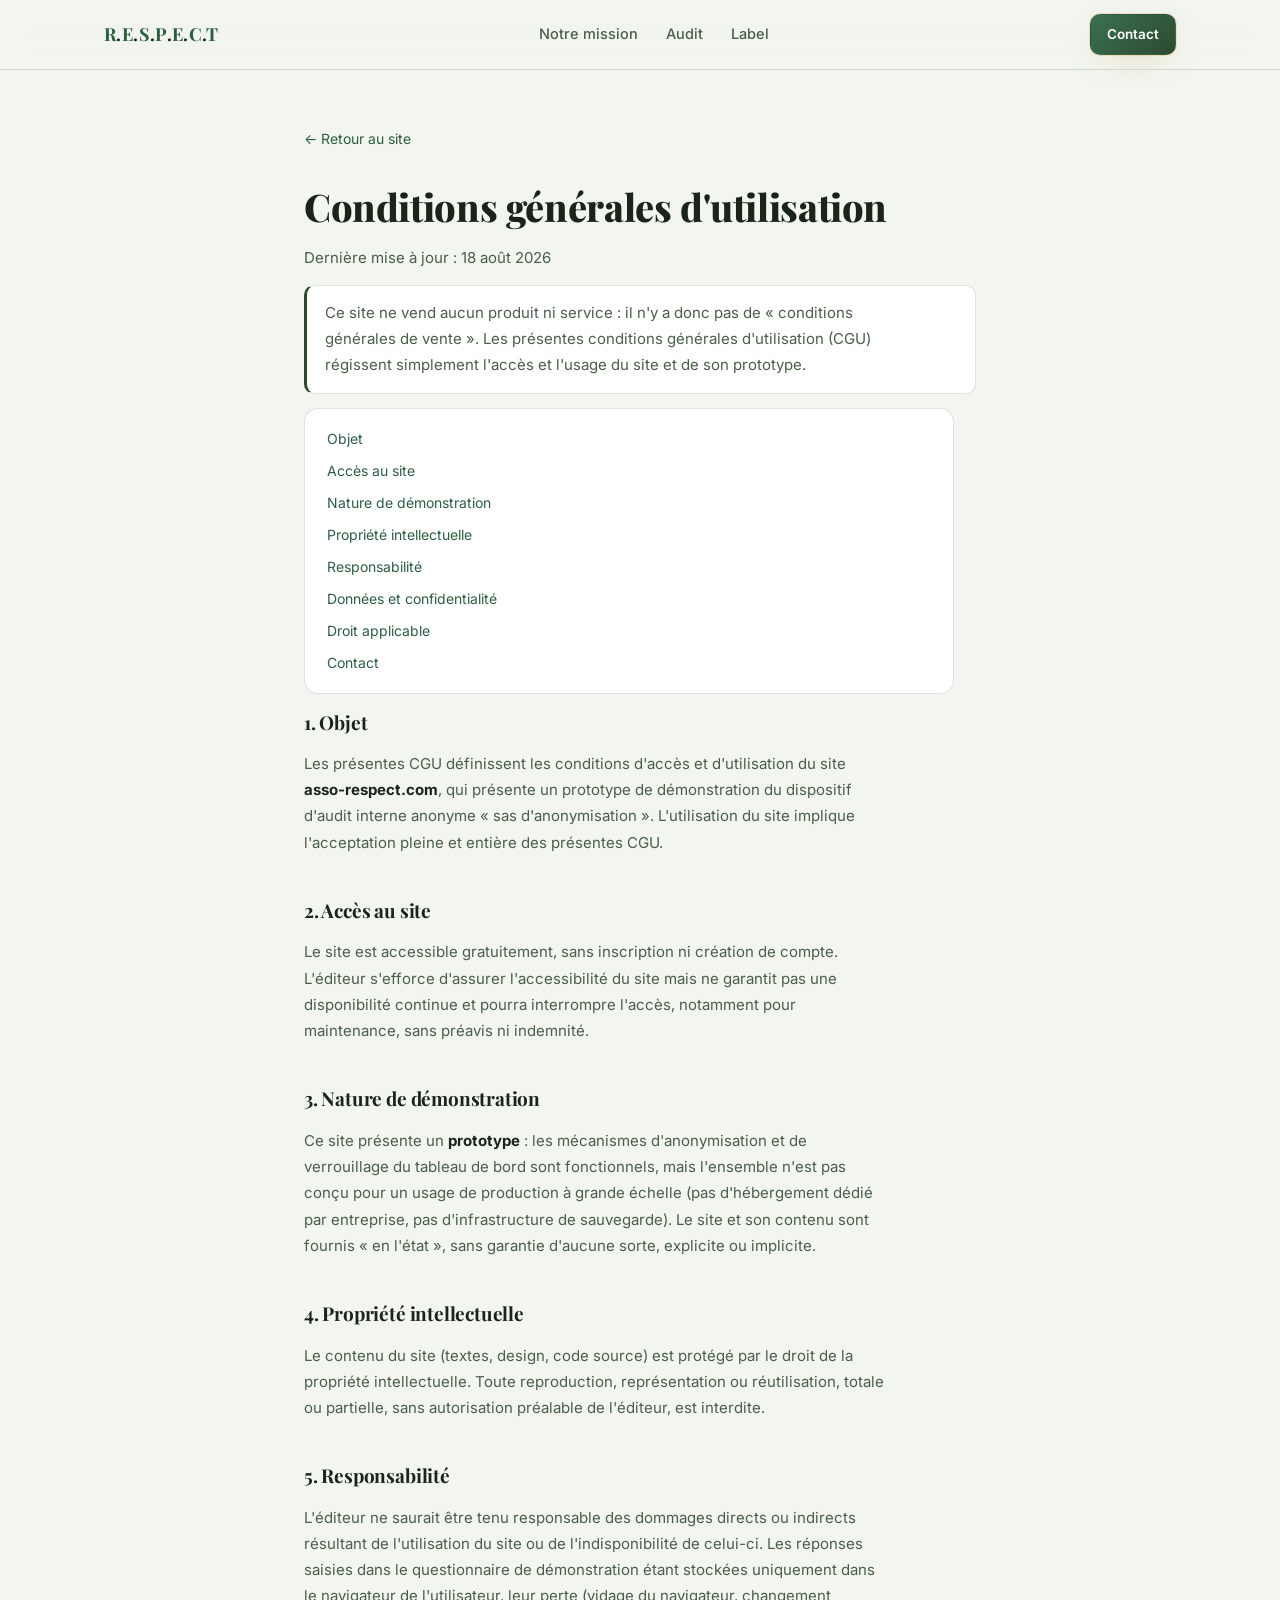
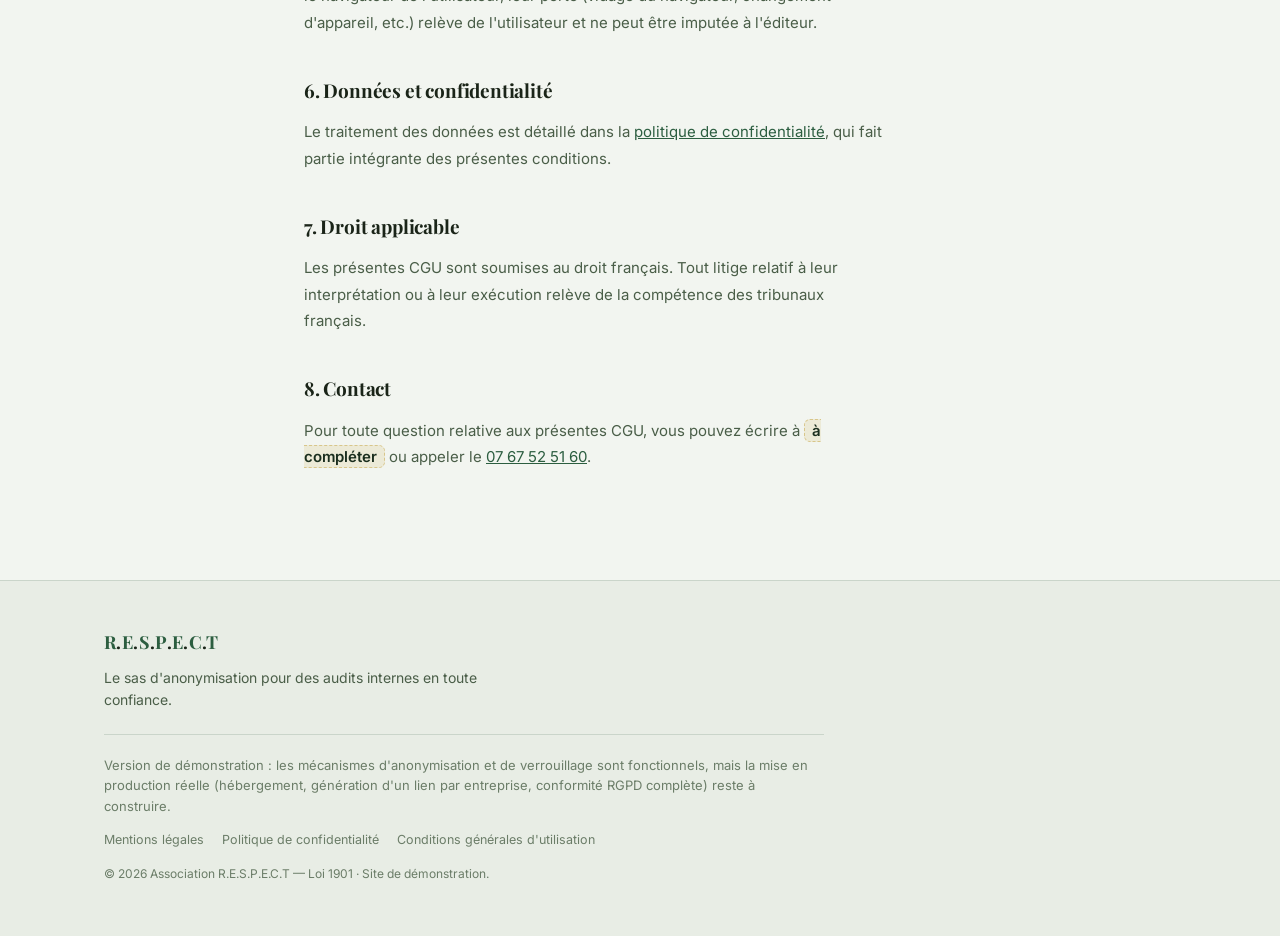
<file: cgu.html>
<!DOCTYPE html>
<html lang="fr">
<head>
<meta charset="UTF-8">
<meta name="viewport" content="width=device-width, initial-scale=1.0">
<title>Conditions générales d'utilisation — R.E.S.P.E.C.T</title>
<meta name="description" content="Conditions générales d'utilisation du prototype R.E.S.P.E.C.T : accès, responsabilité, propriété intellectuelle, droit applicable.">
<link rel="manifest" href="manifest.webmanifest">
<meta name="theme-color" content="#1a2e1e">
<link rel="icon" href="icons/icon-32.png" sizes="32x32" type="image/png">
<link rel="apple-touch-icon" href="icons/icon-180.png">
<meta name="mobile-web-app-capable" content="yes">
<meta name="apple-mobile-web-app-capable" content="yes">
<meta name="apple-mobile-web-app-status-bar-style" content="black-translucent">
<meta name="apple-mobile-web-app-title" content="R.E.S.P.E.C.T">
<link rel="preconnect" href="https://fonts.googleapis.com">
<link rel="preconnect" href="https://fonts.gstatic.com" crossorigin>
<link href="https://fonts.googleapis.com/css2?family=Playfair+Display:wght@600;700&family=Inter:wght@400;500;600;700;800&display=swap" rel="stylesheet">
<link rel="stylesheet" href="css/style.css?v=7">
</head>
<body>

<header class="nav">
  <div class="nav__inner">
    <a class="nav__brand" href="index.html">
<span class="g">R</span>.<span class="g">E</span>.<span class="g">S</span>.<span class="g">P</span>.<span class="g">E</span>.<span class="g">C</span>.<span class="g">T</span>
    </a>
    <nav class="nav__links" aria-label="Navigation principale">
      <a href="index.html">Notre mission</a>
      <a href="audit.html">Audit</a>
      <a href="label.html">Label</a>
    </nav>
    <a class="btn btn--primary btn--sm" href="contact.html">Contact</a>
  </div>
</header>

<main class="legal-main">
  <a class="back-link" href="index.html">← Retour au site</a>
  <h1>Conditions générales d'utilisation</h1>
  <p class="legal-updated">Dernière mise à jour : 18 août 2026</p>

  <div class="legal-callout">
    <p>
      Ce site ne vend aucun produit ni service : il n'y a donc pas de
      « conditions générales de vente ». Les présentes conditions générales
      d'utilisation (CGU) régissent simplement l'accès et l'usage du site et
      de son prototype.
    </p>
  </div>

  <ul class="legal-toc">
    <li><a href="#objet">Objet</a></li>
    <li><a href="#acces">Accès au site</a></li>
    <li><a href="#nature">Nature de démonstration</a></li>
    <li><a href="#propriete">Propriété intellectuelle</a></li>
    <li><a href="#responsabilite">Responsabilité</a></li>
    <li><a href="#donnees">Données et confidentialité</a></li>
    <li><a href="#droit">Droit applicable</a></li>
    <li><a href="#contact">Contact</a></li>
  </ul>

  <section id="objet">
    <h2>1. Objet</h2>
    <p>
      Les présentes CGU définissent les conditions d'accès et d'utilisation du
      site <strong>asso-respect.com</strong>, qui présente un prototype de
      démonstration du dispositif d'audit interne anonyme « sas
      d'anonymisation ». L'utilisation du site implique l'acceptation pleine
      et entière des présentes CGU.
    </p>
  </section>

  <section id="acces">
    <h2>2. Accès au site</h2>
    <p>
      Le site est accessible gratuitement, sans inscription ni création de
      compte. L'éditeur s'efforce d'assurer l'accessibilité du site mais ne
      garantit pas une disponibilité continue et pourra interrompre l'accès,
      notamment pour maintenance, sans préavis ni indemnité.
    </p>
  </section>

  <section id="nature">
    <h2>3. Nature de démonstration</h2>
    <p>
      Ce site présente un <strong>prototype</strong> : les mécanismes
      d'anonymisation et de verrouillage du tableau de bord sont
      fonctionnels, mais l'ensemble n'est pas conçu pour un usage de
      production à grande échelle (pas d'hébergement dédié par entreprise,
      pas d'infrastructure de sauvegarde). Le site et son contenu sont
      fournis « en l'état », sans garantie d'aucune sorte, explicite ou
      implicite.
    </p>
  </section>

  <section id="propriete">
    <h2>4. Propriété intellectuelle</h2>
    <p>
      Le contenu du site (textes, design, code source) est protégé par le
      droit de la propriété intellectuelle. Toute reproduction, représentation
      ou réutilisation, totale ou partielle, sans autorisation préalable de
      l'éditeur, est interdite.
    </p>
  </section>

  <section id="responsabilite">
    <h2>5. Responsabilité</h2>
    <p>
      L'éditeur ne saurait être tenu responsable des dommages directs ou
      indirects résultant de l'utilisation du site ou de l'indisponibilité de
      celui-ci. Les réponses saisies dans le questionnaire de démonstration
      étant stockées uniquement dans le navigateur de l'utilisateur, leur
      perte (vidage du navigateur, changement d'appareil, etc.) relève de
      l'utilisateur et ne peut être imputée à l'éditeur.
    </p>
  </section>

  <section id="donnees">
    <h2>6. Données et confidentialité</h2>
    <p>
      Le traitement des données est détaillé dans la
      <a href="confidentialite.html">politique de confidentialité</a>, qui
      fait partie intégrante des présentes conditions.
    </p>
  </section>

  <section id="droit">
    <h2>7. Droit applicable</h2>
    <p>
      Les présentes CGU sont soumises au droit français. Tout litige relatif
      à leur interprétation ou à leur exécution relève de la compétence des
      tribunaux français.
    </p>
  </section>

  <section id="contact">
    <h2>8. Contact</h2>
    <p>
      Pour toute question relative aux présentes CGU, vous pouvez écrire à
      <span class="legal-placeholder">à compléter</span> ou appeler le
      <a href="tel:+33767525160">07 67 52 51 60</a>.
    </p>
  </section>
</main>

<footer class="footer">
  <div class="footer__inner">
    <div class="footer__brand">
      <a class="nav__brand" href="index.html">
<span class="g">R</span>.<span class="g">E</span>.<span class="g">S</span>.<span class="g">P</span>.<span class="g">E</span>.<span class="g">C</span>.<span class="g">T</span>
      </a>
      <p>Le sas d'anonymisation pour des audits internes en toute confiance.</p>
    </div>
    <p class="footer__disclaimer">
      Version de démonstration : les mécanismes d'anonymisation et de verrouillage sont
      fonctionnels, mais la mise en production réelle (hébergement, génération d'un lien
      par entreprise, conformité RGPD complète) reste à construire.
    </p>
    <nav class="footer__links" aria-label="Liens légaux">
      <a href="mentions-legales.html">Mentions légales</a>
      <a href="confidentialite.html">Politique de confidentialité</a>
      <a href="cgu.html">Conditions générales d'utilisation</a>
    </nav>
    <p class="footer__legal">© 2026 Association R.E.S.P.E.C.T — Loi 1901 · Site de démonstration.</p>
  </div>
</footer>

</body>
</html>
</file>
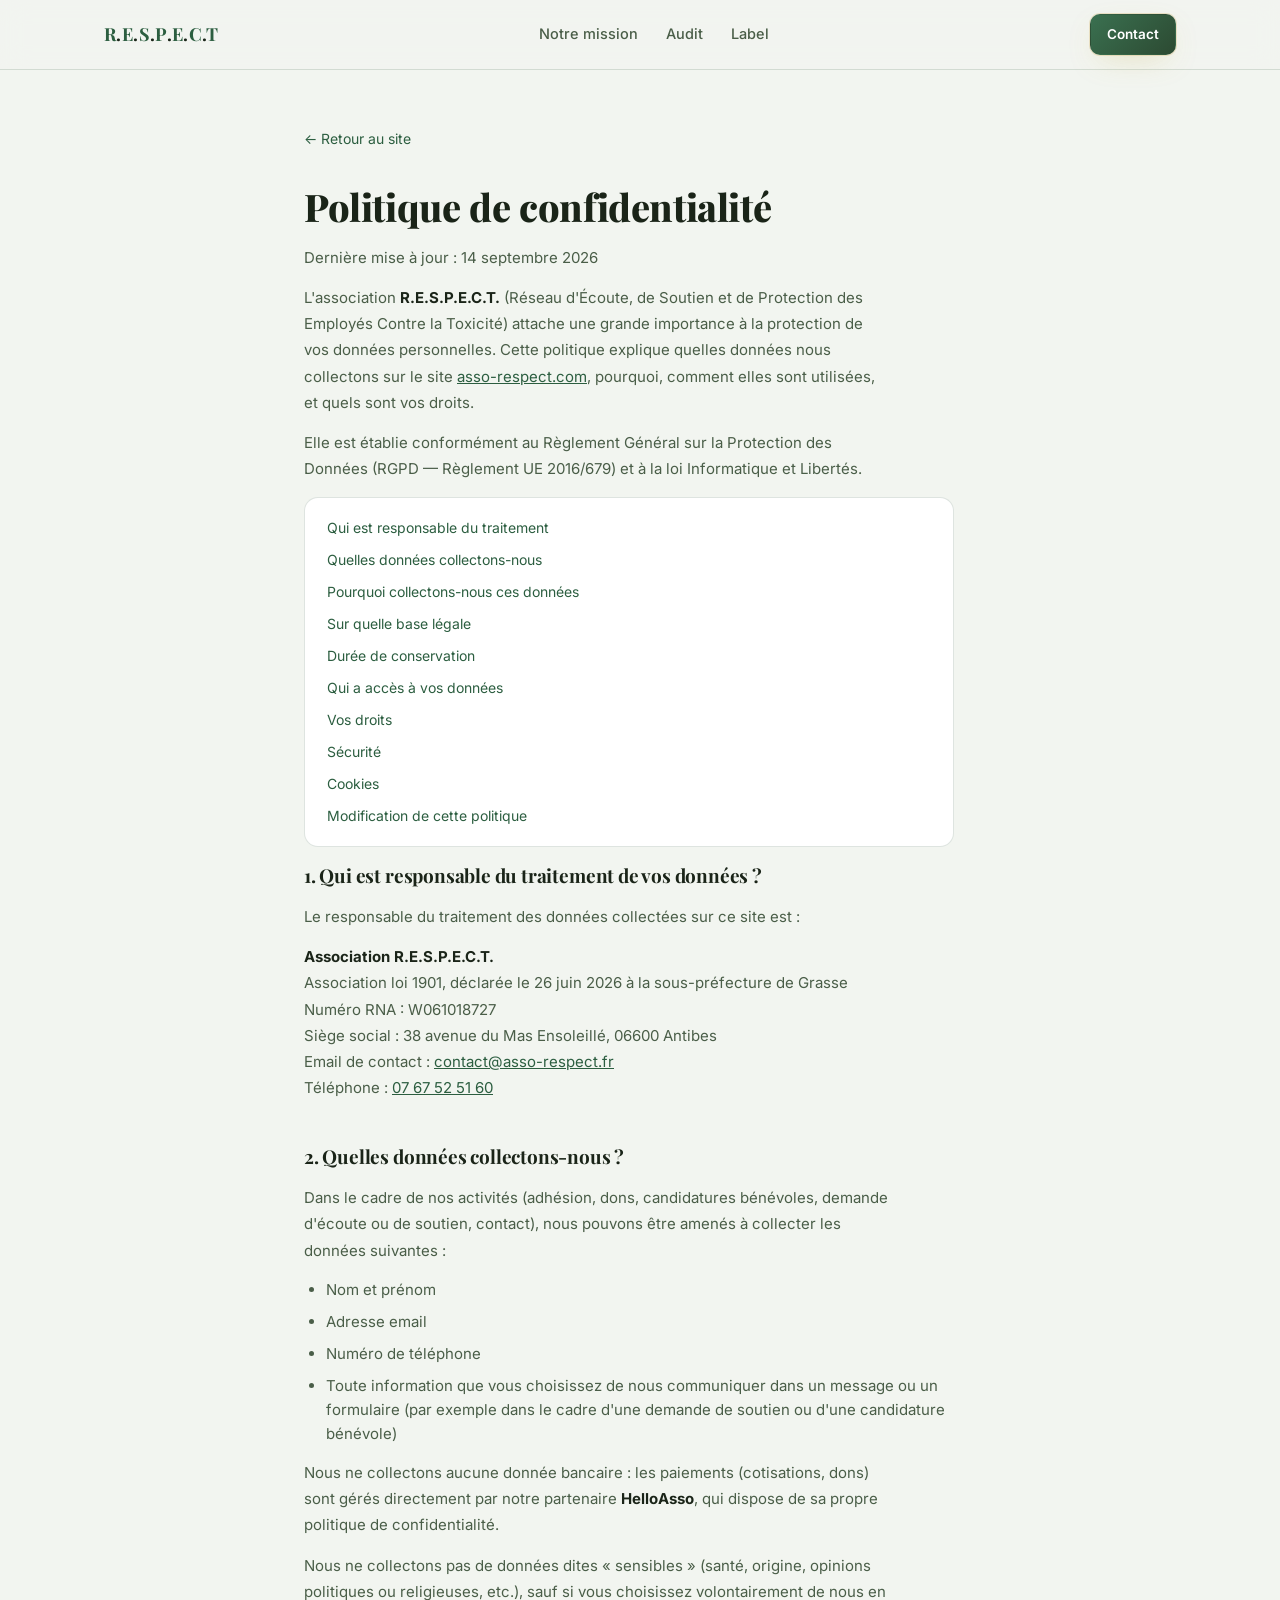
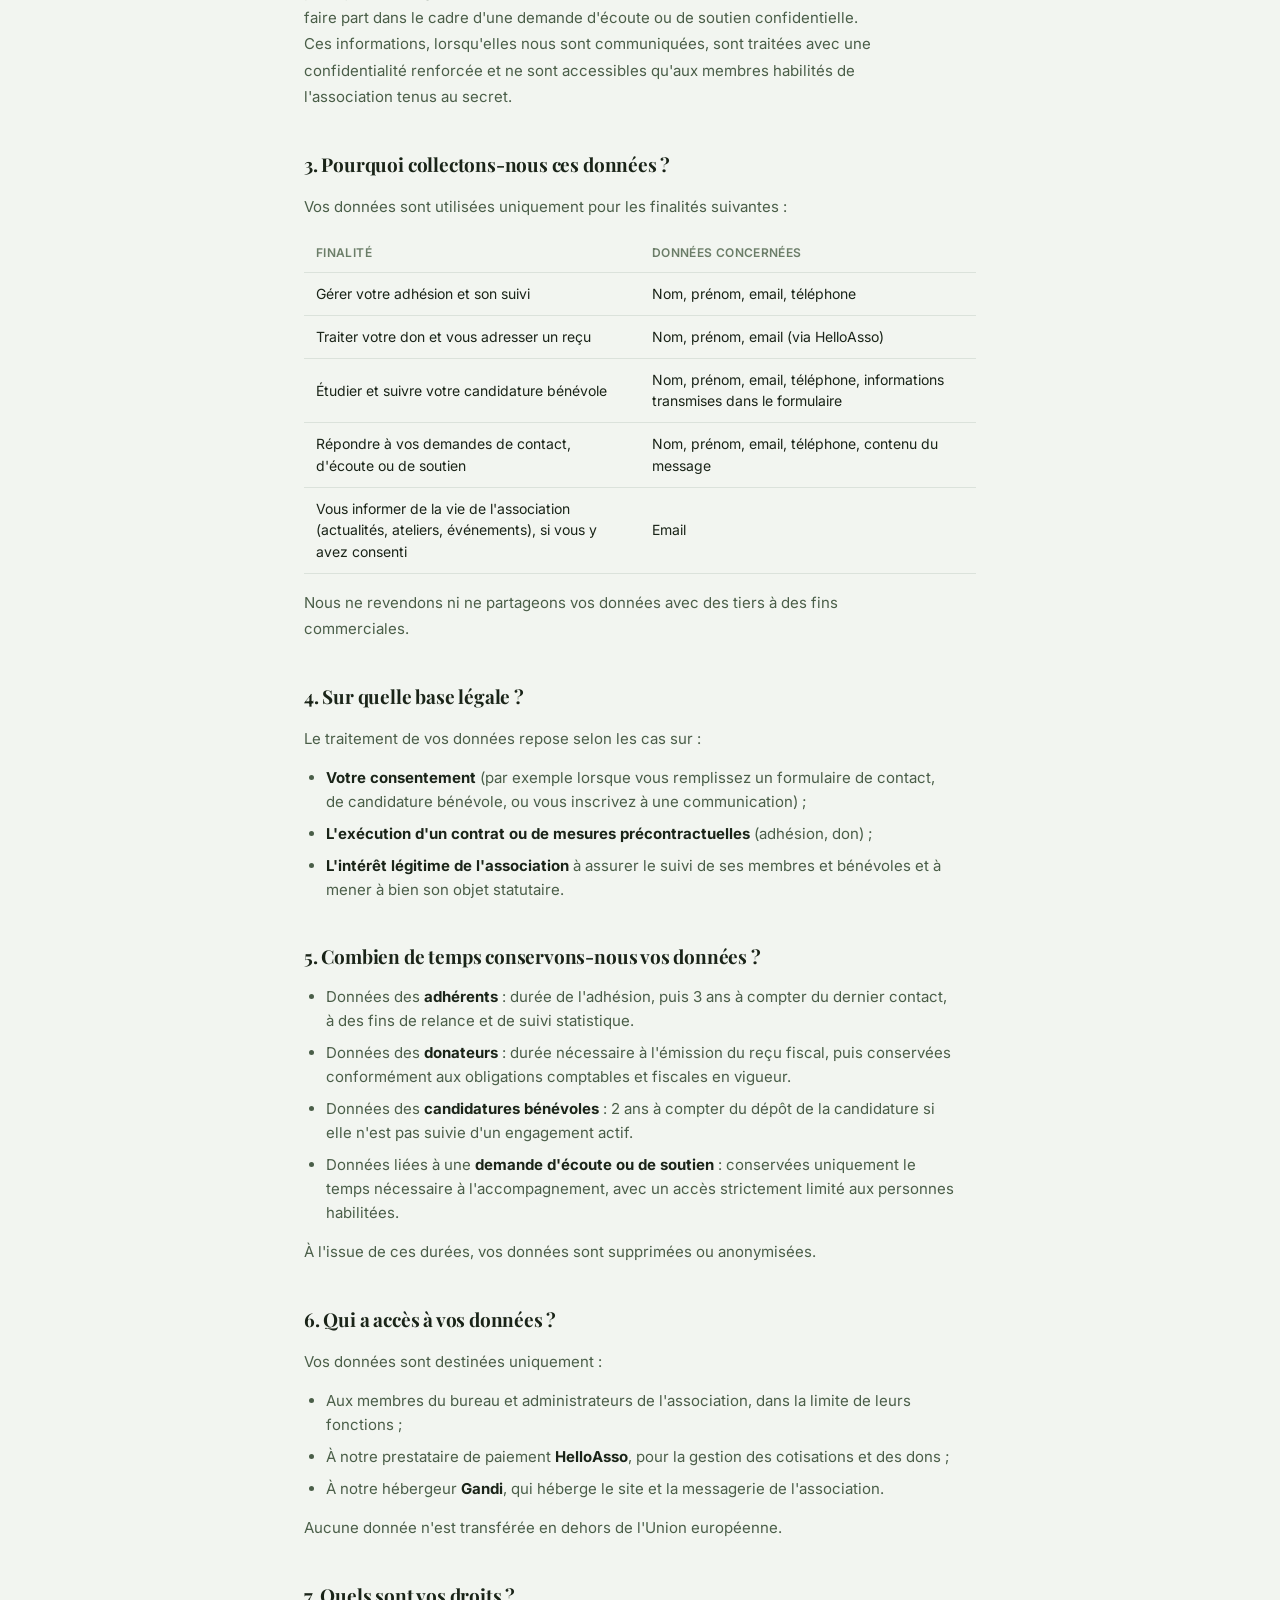
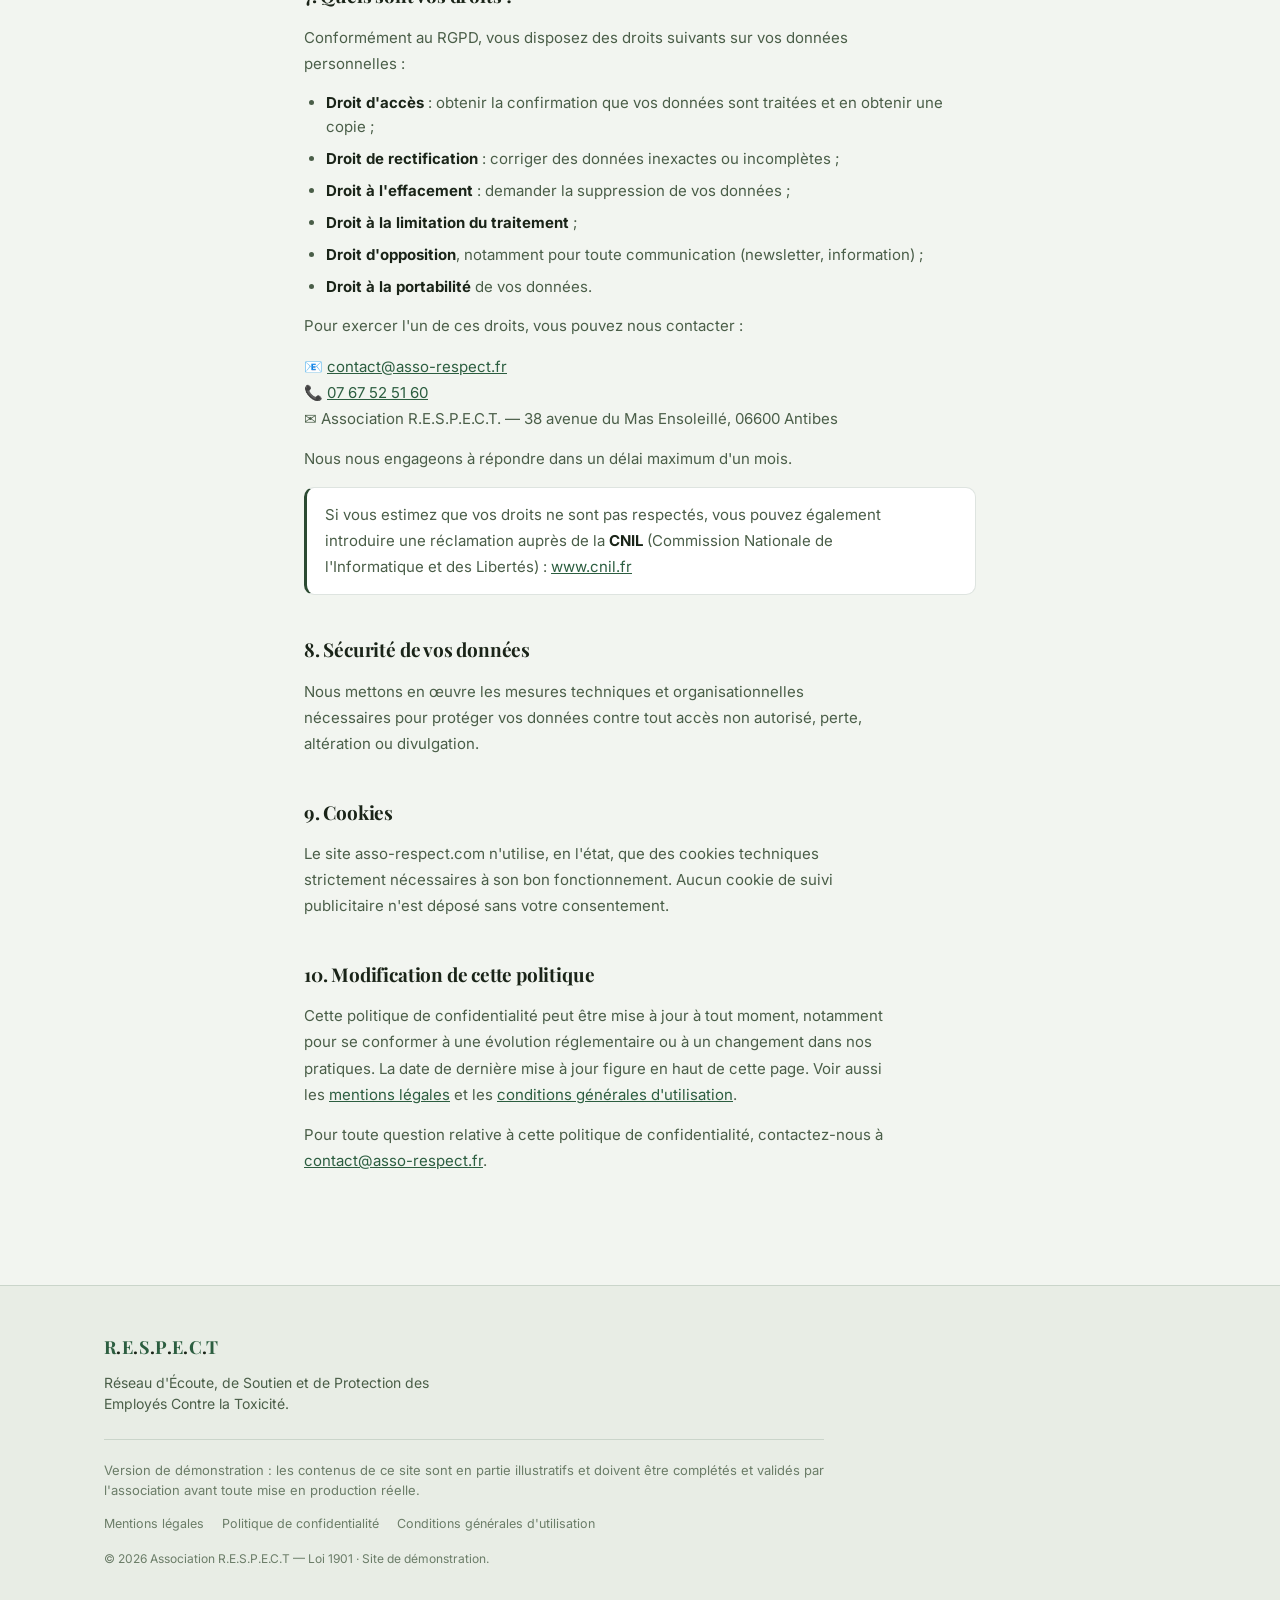
<file: confidentialite.html>
<!DOCTYPE html>
<html lang="fr">
<head>
<meta charset="UTF-8">
<meta name="viewport" content="width=device-width, initial-scale=1.0">
<title>Politique de confidentialité — R.E.S.P.E.C.T</title>
<meta name="description" content="Politique de confidentialité de l'association R.E.S.P.E.C.T : données collectées, finalités, durées de conservation et vos droits RGPD.">
<link rel="manifest" href="manifest.webmanifest">
<meta name="theme-color" content="#1a2e1e">
<link rel="icon" href="icons/icon-32.png" sizes="32x32" type="image/png">
<link rel="apple-touch-icon" href="icons/icon-180.png">
<meta name="mobile-web-app-capable" content="yes">
<meta name="apple-mobile-web-app-capable" content="yes">
<meta name="apple-mobile-web-app-status-bar-style" content="black-translucent">
<meta name="apple-mobile-web-app-title" content="R.E.S.P.E.C.T">
<link rel="preconnect" href="https://fonts.googleapis.com">
<link rel="preconnect" href="https://fonts.gstatic.com" crossorigin>
<link href="https://fonts.googleapis.com/css2?family=Playfair+Display:wght@600;700&family=Inter:wght@400;500;600;700;800&display=swap" rel="stylesheet">
<link rel="stylesheet" href="css/style.css?v=7">
</head>
<body>

<header class="nav">
  <div class="nav__inner">
    <a class="nav__brand" href="index.html">
<span class="g">R</span>.<span class="g">E</span>.<span class="g">S</span>.<span class="g">P</span>.<span class="g">E</span>.<span class="g">C</span>.<span class="g">T</span>
    </a>
    <nav class="nav__links" aria-label="Navigation principale">
      <a href="index.html">Notre mission</a>
      <a href="audit.html">Audit</a>
      <a href="label.html">Label</a>
    </nav>
    <a class="btn btn--primary btn--sm" href="contact.html">Contact</a>
  </div>
</header>

<main class="legal-main">
  <a class="back-link" href="index.html">← Retour au site</a>
  <h1>Politique de confidentialité</h1>
  <p class="legal-updated">Dernière mise à jour : 14 septembre 2026</p>

  <p class="legal-intro">
    L'association <strong>R.E.S.P.E.C.T.</strong> (Réseau d'Écoute, de Soutien
    et de Protection des Employés Contre la Toxicité) attache une grande
    importance à la protection de vos données personnelles. Cette politique
    explique quelles données nous collectons sur le site
    <a href="https://asso-respect.com">asso-respect.com</a>, pourquoi, comment
    elles sont utilisées, et quels sont vos droits.
  </p>
  <p class="legal-intro">
    Elle est établie conformément au Règlement Général sur la Protection des
    Données (RGPD — Règlement UE 2016/679) et à la loi Informatique et
    Libertés.
  </p>

  <ul class="legal-toc">
    <li><a href="#responsable">Qui est responsable du traitement</a></li>
    <li><a href="#donnees">Quelles données collectons-nous</a></li>
    <li><a href="#finalites">Pourquoi collectons-nous ces données</a></li>
    <li><a href="#base-legale">Sur quelle base légale</a></li>
    <li><a href="#conservation">Durée de conservation</a></li>
    <li><a href="#destinataires">Qui a accès à vos données</a></li>
    <li><a href="#droits">Vos droits</a></li>
    <li><a href="#securite">Sécurité</a></li>
    <li><a href="#cookies">Cookies</a></li>
    <li><a href="#evolution">Modification de cette politique</a></li>
  </ul>

  <section id="responsable">
    <h2>1. Qui est responsable du traitement de vos données ?</h2>
    <p>Le responsable du traitement des données collectées sur ce site est :</p>
    <p>
      <strong>Association R.E.S.P.E.C.T.</strong><br>
      Association loi 1901, déclarée le 26 juin 2026 à la sous-préfecture de Grasse<br>
      Numéro RNA : W061018727<br>
      Siège social : 38 avenue du Mas Ensoleillé, 06600 Antibes<br>
      Email de contact : <a href="mailto:contact@asso-respect.fr">contact@asso-respect.fr</a><br>
      Téléphone : <a href="tel:+33767525160">07 67 52 51 60</a>
    </p>
  </section>

  <section id="donnees">
    <h2>2. Quelles données collectons-nous ?</h2>
    <p>
      Dans le cadre de nos activités (adhésion, dons, candidatures bénévoles,
      demande d'écoute ou de soutien, contact), nous pouvons être amenés à
      collecter les données suivantes :
    </p>
    <ul>
      <li>Nom et prénom</li>
      <li>Adresse email</li>
      <li>Numéro de téléphone</li>
      <li>Toute information que vous choisissez de nous communiquer dans un message ou un formulaire (par exemple dans le cadre d'une demande de soutien ou d'une candidature bénévole)</li>
    </ul>
    <p>
      Nous ne collectons aucune donnée bancaire : les paiements (cotisations,
      dons) sont gérés directement par notre partenaire <strong>HelloAsso</strong>,
      qui dispose de sa propre politique de confidentialité.
    </p>
    <p>
      Nous ne collectons pas de données dites « sensibles » (santé, origine,
      opinions politiques ou religieuses, etc.), sauf si vous choisissez
      volontairement de nous en faire part dans le cadre d'une demande
      d'écoute ou de soutien confidentielle. Ces informations, lorsqu'elles
      nous sont communiquées, sont traitées avec une confidentialité
      renforcée et ne sont accessibles qu'aux membres habilités de
      l'association tenus au secret.
    </p>
  </section>

  <section id="finalites">
    <h2>3. Pourquoi collectons-nous ces données ?</h2>
    <p>Vos données sont utilisées uniquement pour les finalités suivantes :</p>
    <div class="table-scroll">
      <table style="table-layout:fixed;">
        <thead>
          <tr><th style="white-space:normal;">Finalité</th><th style="white-space:normal;">Données concernées</th></tr>
        </thead>
        <tbody>
          <tr><td style="white-space:normal;">Gérer votre adhésion et son suivi</td><td style="white-space:normal;">Nom, prénom, email, téléphone</td></tr>
          <tr><td style="white-space:normal;">Traiter votre don et vous adresser un reçu</td><td style="white-space:normal;">Nom, prénom, email (via HelloAsso)</td></tr>
          <tr><td style="white-space:normal;">Étudier et suivre votre candidature bénévole</td><td style="white-space:normal;">Nom, prénom, email, téléphone, informations transmises dans le formulaire</td></tr>
          <tr><td style="white-space:normal;">Répondre à vos demandes de contact, d'écoute ou de soutien</td><td style="white-space:normal;">Nom, prénom, email, téléphone, contenu du message</td></tr>
          <tr><td style="white-space:normal;">Vous informer de la vie de l'association (actualités, ateliers, événements), si vous y avez consenti</td><td style="white-space:normal;">Email</td></tr>
        </tbody>
      </table>
    </div>
    <p>Nous ne revendons ni ne partageons vos données avec des tiers à des fins commerciales.</p>
  </section>

  <section id="base-legale">
    <h2>4. Sur quelle base légale ?</h2>
    <p>Le traitement de vos données repose selon les cas sur :</p>
    <ul>
      <li><strong>Votre consentement</strong> (par exemple lorsque vous remplissez un formulaire de contact, de candidature bénévole, ou vous inscrivez à une communication) ;</li>
      <li><strong>L'exécution d'un contrat ou de mesures précontractuelles</strong> (adhésion, don) ;</li>
      <li><strong>L'intérêt légitime de l'association</strong> à assurer le suivi de ses membres et bénévoles et à mener à bien son objet statutaire.</li>
    </ul>
  </section>

  <section id="conservation">
    <h2>5. Combien de temps conservons-nous vos données ?</h2>
    <ul>
      <li>Données des <strong>adhérents</strong> : durée de l'adhésion, puis 3 ans à compter du dernier contact, à des fins de relance et de suivi statistique.</li>
      <li>Données des <strong>donateurs</strong> : durée nécessaire à l'émission du reçu fiscal, puis conservées conformément aux obligations comptables et fiscales en vigueur.</li>
      <li>Données des <strong>candidatures bénévoles</strong> : 2 ans à compter du dépôt de la candidature si elle n'est pas suivie d'un engagement actif.</li>
      <li>Données liées à une <strong>demande d'écoute ou de soutien</strong> : conservées uniquement le temps nécessaire à l'accompagnement, avec un accès strictement limité aux personnes habilitées.</li>
    </ul>
    <p>À l'issue de ces durées, vos données sont supprimées ou anonymisées.</p>
  </section>

  <section id="destinataires">
    <h2>6. Qui a accès à vos données ?</h2>
    <p>Vos données sont destinées uniquement :</p>
    <ul>
      <li>Aux membres du bureau et administrateurs de l'association, dans la limite de leurs fonctions ;</li>
      <li>À notre prestataire de paiement <strong>HelloAsso</strong>, pour la gestion des cotisations et des dons ;</li>
      <li>À notre hébergeur <strong>Gandi</strong>, qui héberge le site et la messagerie de l'association.</li>
    </ul>
    <p>Aucune donnée n'est transférée en dehors de l'Union européenne.</p>
  </section>

  <section id="droits">
    <h2>7. Quels sont vos droits ?</h2>
    <p>Conformément au RGPD, vous disposez des droits suivants sur vos données personnelles :</p>
    <ul>
      <li><strong>Droit d'accès</strong> : obtenir la confirmation que vos données sont traitées et en obtenir une copie ;</li>
      <li><strong>Droit de rectification</strong> : corriger des données inexactes ou incomplètes ;</li>
      <li><strong>Droit à l'effacement</strong> : demander la suppression de vos données ;</li>
      <li><strong>Droit à la limitation du traitement</strong> ;</li>
      <li><strong>Droit d'opposition</strong>, notamment pour toute communication (newsletter, information) ;</li>
      <li><strong>Droit à la portabilité</strong> de vos données.</li>
    </ul>
    <p>Pour exercer l'un de ces droits, vous pouvez nous contacter :</p>
    <p>
      📧 <a href="mailto:contact@asso-respect.fr">contact@asso-respect.fr</a><br>
      📞 <a href="tel:+33767525160">07 67 52 51 60</a><br>
      ✉️ Association R.E.S.P.E.C.T. — 38 avenue du Mas Ensoleillé, 06600 Antibes
    </p>
    <p>Nous nous engageons à répondre dans un délai maximum d'un mois.</p>
    <div class="legal-callout">
      <p>
        Si vous estimez que vos droits ne sont pas respectés, vous pouvez
        également introduire une réclamation auprès de la <strong>CNIL</strong>
        (Commission Nationale de l'Informatique et des Libertés) :
        <a href="https://www.cnil.fr" target="_blank" rel="noopener">www.cnil.fr</a>
      </p>
    </div>
  </section>

  <section id="securite">
    <h2>8. Sécurité de vos données</h2>
    <p>
      Nous mettons en œuvre les mesures techniques et organisationnelles
      nécessaires pour protéger vos données contre tout accès non autorisé,
      perte, altération ou divulgation.
    </p>
  </section>

  <section id="cookies">
    <h2>9. Cookies</h2>
    <p>
      Le site asso-respect.com n'utilise, en l'état, que des cookies
      techniques strictement nécessaires à son bon fonctionnement. Aucun
      cookie de suivi publicitaire n'est déposé sans votre consentement.
    </p>
  </section>

  <section id="evolution">
    <h2>10. Modification de cette politique</h2>
    <p>
      Cette politique de confidentialité peut être mise à jour à tout moment,
      notamment pour se conformer à une évolution réglementaire ou à un
      changement dans nos pratiques. La date de dernière mise à jour figure en
      haut de cette page. Voir aussi les
      <a href="mentions-legales.html">mentions légales</a> et les
      <a href="cgu.html">conditions générales d'utilisation</a>.
    </p>
    <p>
      Pour toute question relative à cette politique de confidentialité,
      contactez-nous à <a href="mailto:contact@asso-respect.fr">contact@asso-respect.fr</a>.
    </p>
  </section>
</main>

<footer class="footer">
  <div class="footer__inner">
    <div class="footer__brand">
      <a class="nav__brand" href="index.html">
<span class="g">R</span>.<span class="g">E</span>.<span class="g">S</span>.<span class="g">P</span>.<span class="g">E</span>.<span class="g">C</span>.<span class="g">T</span>
      </a>
      <p>Réseau d'Écoute, de Soutien et de Protection des Employés Contre la Toxicité.</p>
    </div>
    <p class="footer__disclaimer">
      Version de démonstration : les contenus de ce site sont en partie
      illustratifs et doivent être complétés et validés par l'association
      avant toute mise en production réelle.
    </p>
    <nav class="footer__links" aria-label="Liens légaux">
      <a href="mentions-legales.html">Mentions légales</a>
      <a href="confidentialite.html">Politique de confidentialité</a>
      <a href="cgu.html">Conditions générales d'utilisation</a>
    </nav>
    <p class="footer__legal">© 2026 Association R.E.S.P.E.C.T — Loi 1901 · Site de démonstration.</p>
  </div>
</footer>

</body>
</html>
</file>
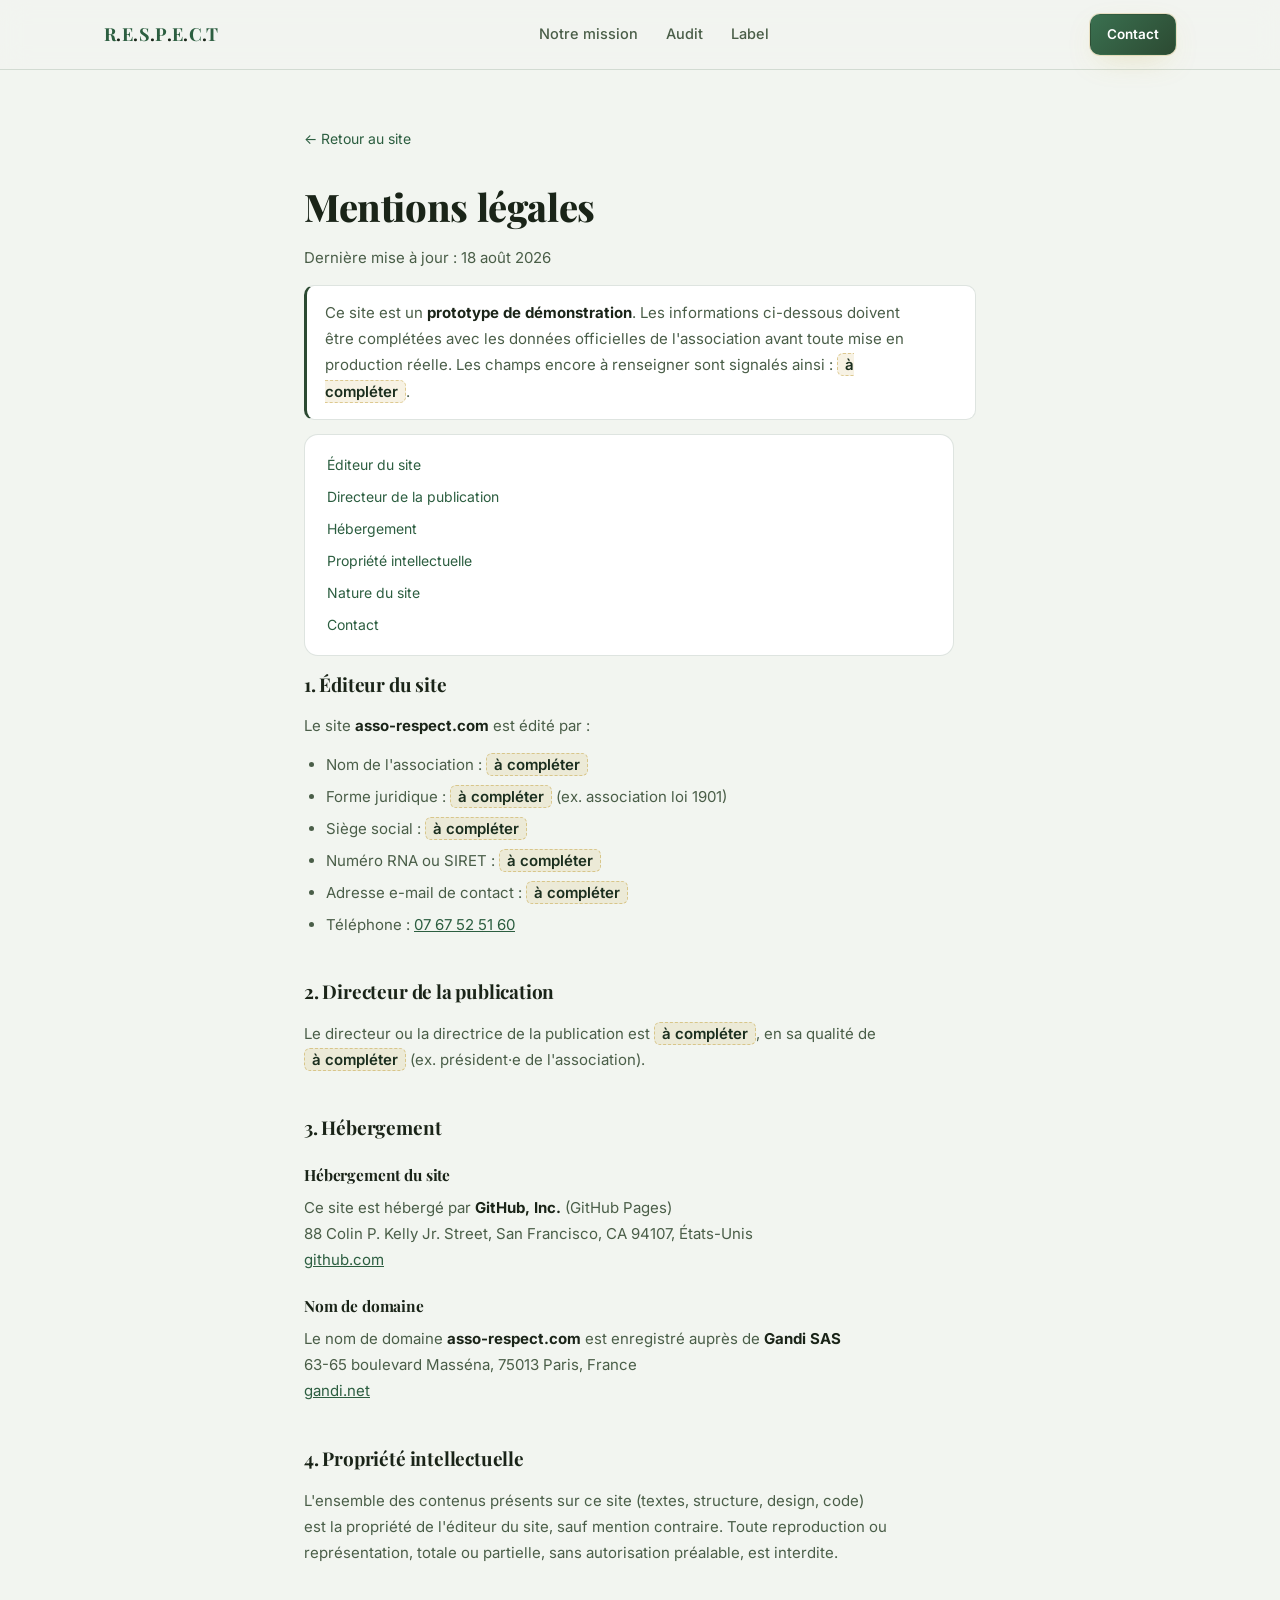
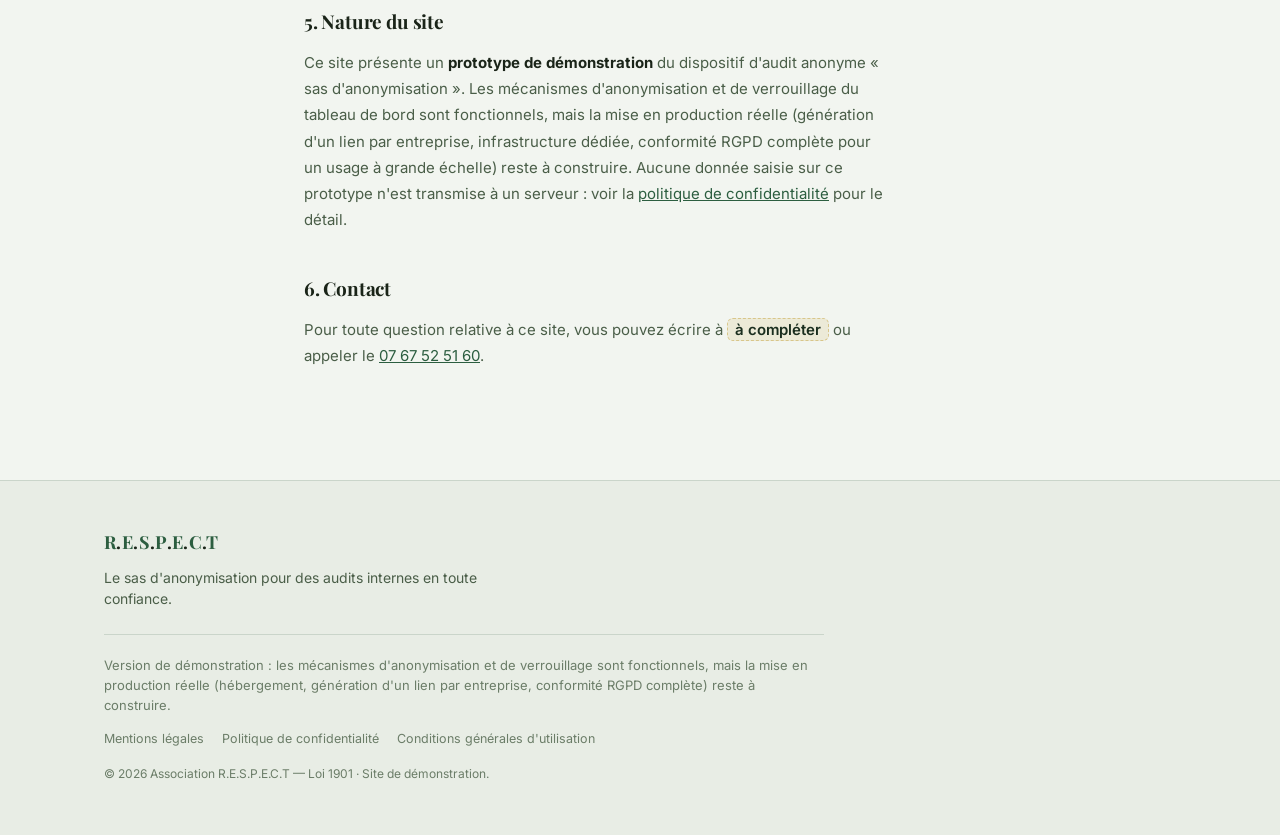
<file: mentions-legales.html>
<!DOCTYPE html>
<html lang="fr">
<head>
<meta charset="UTF-8">
<meta name="viewport" content="width=device-width, initial-scale=1.0">
<title>Mentions légales — R.E.S.P.E.C.T</title>
<meta name="description" content="Mentions légales du site R.E.S.P.E.C.T : éditeur, hébergement, propriété intellectuelle.">
<link rel="manifest" href="manifest.webmanifest">
<meta name="theme-color" content="#1a2e1e">
<link rel="icon" href="icons/icon-32.png" sizes="32x32" type="image/png">
<link rel="apple-touch-icon" href="icons/icon-180.png">
<meta name="mobile-web-app-capable" content="yes">
<meta name="apple-mobile-web-app-capable" content="yes">
<meta name="apple-mobile-web-app-status-bar-style" content="black-translucent">
<meta name="apple-mobile-web-app-title" content="R.E.S.P.E.C.T">
<link rel="preconnect" href="https://fonts.googleapis.com">
<link rel="preconnect" href="https://fonts.gstatic.com" crossorigin>
<link href="https://fonts.googleapis.com/css2?family=Playfair+Display:wght@600;700&family=Inter:wght@400;500;600;700;800&display=swap" rel="stylesheet">
<link rel="stylesheet" href="css/style.css?v=7">
</head>
<body>

<header class="nav">
  <div class="nav__inner">
    <a class="nav__brand" href="index.html">
<span class="g">R</span>.<span class="g">E</span>.<span class="g">S</span>.<span class="g">P</span>.<span class="g">E</span>.<span class="g">C</span>.<span class="g">T</span>
    </a>
    <nav class="nav__links" aria-label="Navigation principale">
      <a href="index.html">Notre mission</a>
      <a href="audit.html">Audit</a>
      <a href="label.html">Label</a>
    </nav>
    <a class="btn btn--primary btn--sm" href="contact.html">Contact</a>
  </div>
</header>

<main class="legal-main">
  <a class="back-link" href="index.html">← Retour au site</a>
  <h1>Mentions légales</h1>
  <p class="legal-updated">Dernière mise à jour : 18 août 2026</p>

  <div class="legal-callout">
    <p>
      Ce site est un <strong>prototype de démonstration</strong>. Les informations
      ci-dessous doivent être complétées avec les données officielles de
      l'association avant toute mise en production réelle. Les champs
      encore à renseigner sont signalés ainsi : <span class="legal-placeholder">à compléter</span>.
    </p>
  </div>

  <ul class="legal-toc">
    <li><a href="#editeur">Éditeur du site</a></li>
    <li><a href="#publication">Directeur de la publication</a></li>
    <li><a href="#hebergement">Hébergement</a></li>
    <li><a href="#propriete">Propriété intellectuelle</a></li>
    <li><a href="#nature">Nature du site</a></li>
    <li><a href="#contact">Contact</a></li>
  </ul>

  <section id="editeur">
    <h2>1. Éditeur du site</h2>
    <p>Le site <strong>asso-respect.com</strong> est édité par :</p>
    <ul>
      <li>Nom de l'association : <span class="legal-placeholder">à compléter</span></li>
      <li>Forme juridique : <span class="legal-placeholder">à compléter</span> (ex. association loi 1901)</li>
      <li>Siège social : <span class="legal-placeholder">à compléter</span></li>
      <li>Numéro RNA ou SIRET : <span class="legal-placeholder">à compléter</span></li>
      <li>Adresse e-mail de contact : <span class="legal-placeholder">à compléter</span></li>
      <li>Téléphone : <a href="tel:+33767525160">07 67 52 51 60</a></li>
    </ul>
  </section>

  <section id="publication">
    <h2>2. Directeur de la publication</h2>
    <p>
      Le directeur ou la directrice de la publication est
      <span class="legal-placeholder">à compléter</span>, en sa qualité de
      <span class="legal-placeholder">à compléter</span> (ex. président·e de l'association).
    </p>
  </section>

  <section id="hebergement">
    <h2>3. Hébergement</h2>
    <h3>Hébergement du site</h3>
    <p>
      Ce site est hébergé par <strong>GitHub, Inc.</strong> (GitHub Pages)<br>
      88 Colin P. Kelly Jr. Street, San Francisco, CA 94107, États-Unis<br>
      <a href="https://github.com" target="_blank" rel="noopener">github.com</a>
    </p>
    <h3>Nom de domaine</h3>
    <p>
      Le nom de domaine <strong>asso-respect.com</strong> est enregistré auprès de
      <strong>Gandi SAS</strong><br>
      63-65 boulevard Masséna, 75013 Paris, France<br>
      <a href="https://www.gandi.net" target="_blank" rel="noopener">gandi.net</a>
    </p>
  </section>

  <section id="propriete">
    <h2>4. Propriété intellectuelle</h2>
    <p>
      L'ensemble des contenus présents sur ce site (textes, structure, design,
      code) est la propriété de l'éditeur du site, sauf mention contraire. Toute
      reproduction ou représentation, totale ou partielle, sans autorisation
      préalable, est interdite.
    </p>
  </section>

  <section id="nature">
    <h2>5. Nature du site</h2>
    <p>
      Ce site présente un <strong>prototype de démonstration</strong> du
      dispositif d'audit anonyme « sas d'anonymisation ». Les mécanismes
      d'anonymisation et de verrouillage du tableau de bord sont fonctionnels,
      mais la mise en production réelle (génération d'un lien par entreprise,
      infrastructure dédiée, conformité RGPD complète pour un usage à grande
      échelle) reste à construire. Aucune donnée saisie sur ce prototype n'est
      transmise à un serveur : voir la
      <a href="confidentialite.html">politique de confidentialité</a> pour le détail.
    </p>
  </section>

  <section id="contact">
    <h2>6. Contact</h2>
    <p>
      Pour toute question relative à ce site, vous pouvez écrire à
      <span class="legal-placeholder">à compléter</span> ou appeler le
      <a href="tel:+33767525160">07 67 52 51 60</a>.
    </p>
  </section>
</main>

<footer class="footer">
  <div class="footer__inner">
    <div class="footer__brand">
      <a class="nav__brand" href="index.html">
<span class="g">R</span>.<span class="g">E</span>.<span class="g">S</span>.<span class="g">P</span>.<span class="g">E</span>.<span class="g">C</span>.<span class="g">T</span>
      </a>
      <p>Le sas d'anonymisation pour des audits internes en toute confiance.</p>
    </div>
    <p class="footer__disclaimer">
      Version de démonstration : les mécanismes d'anonymisation et de verrouillage sont
      fonctionnels, mais la mise en production réelle (hébergement, génération d'un lien
      par entreprise, conformité RGPD complète) reste à construire.
    </p>
    <nav class="footer__links" aria-label="Liens légaux">
      <a href="mentions-legales.html">Mentions légales</a>
      <a href="confidentialite.html">Politique de confidentialité</a>
      <a href="cgu.html">Conditions générales d'utilisation</a>
    </nav>
    <p class="footer__legal">© 2026 Association R.E.S.P.E.C.T — Loi 1901 · Site de démonstration.</p>
  </div>
</footer>

</body>
</html>
</file>
<file: css/style.css>
:root {
  color-scheme: light;

  /* Neutrals */
  --surface-1:      #ffffff;
  --surface-2:      #e8ede5;
  --page-plane:     #f2f5f0;
  --text-primary:   #1a2418;
  --text-secondary: #4a5e48;
  --text-muted:     #6b7d68;
  --gridline:       rgba(26,64,36,0.10);
  --axis:           rgba(26,64,36,0.28);
  --border:         rgba(26,64,36,0.14);
  --border-strong:  rgba(26,64,36,0.24);

  /* Brand */
  --slate:          #1a2e1e;
  --slate-600:      #1a2e1e;
  --slate-500:      #2c4a32;
  --sage:           #6dbf8a;
  --sage-600:       #3a7050;
  --sage-text:      #2c5e40;
  --gold:           #c9a84c;
  --olive:          #9aaa40;
  --brand-600:      var(--slate-600);
  --brand-500:      var(--slate-500);
  --brand-400:      var(--sage);
  --brand-gradient: linear-gradient(135deg, var(--sage-600), var(--slate-500));
  --brand-wash:     rgba(26,64,36,0.07);

  /* Data / chart */
  --series-1:       var(--sage-600);
  --series-1-wash:  rgba(58,112,80,0.10);
  --good:           #3a7050;

  /* Elevation */
  --shadow-sm: 0 1px 2px rgba(20,40,24,0.08);
  --shadow-md: 0 8px 24px -10px rgba(20,40,24,0.18);
  --shadow-lg: 0 24px 60px -20px rgba(20,40,24,0.24);
  --shadow-glow: 0 0 0 1px rgba(201,168,76,0.25), 0 10px 30px -10px rgba(201,168,76,0.35);

  --radius-sm: 10px;
  --radius-md: 14px;
  --radius-lg: 20px;
  --radius-xl: 28px;

  --font-display: "Playfair Display", Georgia, "Times New Roman", serif;
  --font-body: "Inter", system-ui, -apple-system, "Segoe UI", sans-serif;
}

* { box-sizing: border-box; }
[hidden] { display: none !important; }

html { scroll-behavior: smooth; }

body {
  margin: 0;
  font-family: var(--font-body);
  background: var(--page-plane);
  color: var(--text-primary);
  line-height: 1.55;
  -webkit-font-smoothing: antialiased;
}

h1, h2, h3 {
  font-family: var(--font-display);
  font-weight: 700;
  letter-spacing: -0.01em;
  margin: 0;
}

.skip-link {
  position: absolute;
  left: -999px;
  top: 0;
  background: var(--text-primary);
  color: var(--page-plane);
  padding: 10px 16px;
  border-radius: 0 0 8px 0;
  z-index: 100;
}
.skip-link:focus { left: 0; }

.text-gradient {
  background: linear-gradient(135deg, var(--sage-600), var(--slate-500));
  -webkit-background-clip: text;
  background-clip: text;
  color: transparent;
}

/* ===================== Buttons ===================== */
.btn {
  display: inline-flex;
  align-items: center;
  gap: 8px;
  font: inherit;
  font-weight: 600;
  border-radius: var(--radius-sm);
  padding: 12px 22px;
  cursor: pointer;
  border: 1px solid transparent;
  text-decoration: none;
  transition: transform 0.15s ease, box-shadow 0.15s ease, background 0.15s ease, opacity 0.15s ease;
  white-space: nowrap;
}

.btn--primary {
  background: var(--brand-gradient);
  color: #ffffff;
  box-shadow: var(--shadow-glow);
}
.btn--primary:hover { transform: translateY(-1px); box-shadow: 0 0 0 1px rgba(201,168,76,0.3), 0 14px 34px -12px rgba(44,62,80,0.35); }
.btn--primary:active { transform: translateY(0); }

.btn--secondary {
  background: var(--surface-1);
  color: var(--text-primary);
  border-color: var(--border-strong);
}
.btn--secondary:hover { background: var(--surface-2); }

.btn--ghost {
  background: transparent;
  color: var(--text-secondary);
  border-color: transparent;
}
.btn--ghost:hover { color: var(--text-primary); background: var(--surface-2); }

.btn--reset {
  font-size: 13px;
  padding: 8px 4px;
  color: var(--text-muted);
}
.btn--reset:hover { color: var(--text-secondary); background: transparent; text-decoration: underline; }

.btn--lg { padding: 14px 26px; font-size: 15.5px; }
.btn--sm { padding: 9px 16px; font-size: 13.5px; }

/* ===================== Nav ===================== */
.nav {
  position: sticky;
  top: 0;
  z-index: 40;
  background: color-mix(in srgb, var(--page-plane) 82%, transparent);
  backdrop-filter: blur(14px);
  -webkit-backdrop-filter: blur(14px);
  border-bottom: 1px solid var(--border);
}

.nav__inner {
  max-width: 1120px;
  margin: 0 auto;
  padding: 14px 24px;
  display: flex;
  align-items: center;
  justify-content: space-between;
  gap: 20px;
}

.nav__brand {
  font-family: var(--font-display);
  font-weight: 700;
  font-size: 18px;
  color: var(--text-primary);
  text-decoration: none;
  letter-spacing: 0.02em;
}

.nav__brand .g { color: var(--sage-text); }

.nav__links {
  display: flex;
  gap: 28px;
  font-size: 14.5px;
  font-weight: 500;
}
.nav__links a {
  color: var(--text-secondary);
  text-decoration: none;
}
.nav__links a:hover { color: var(--text-primary); }

@media (max-width: 720px) {
  .nav__links { display: none; }
}

/* ===================== Hero ===================== */
.hero {
  position: relative;
  overflow: hidden;
  padding: 96px 24px 72px;
  text-align: center;
}

.hero__glow {
  position: absolute;
  inset: -20% -10% auto -10%;
  height: 640px;
  background:
    radial-gradient(560px 320px at 30% 15%, color-mix(in srgb, var(--brand-500) 30%, transparent), transparent 70%),
    radial-gradient(520px 300px at 75% 10%, color-mix(in srgb, var(--violet-600) 24%, transparent), transparent 70%);
  filter: blur(10px);
  pointer-events: none;
  z-index: 0;
}

.hero__inner {
  position: relative;
  z-index: 1;
  max-width: 780px;
  margin: 0 auto;
}

.eyebrow {
  display: inline-flex;
  align-items: center;
  gap: 8px;
  background: var(--brand-wash);
  color: var(--brand-600);
  border: 1px solid color-mix(in srgb, var(--brand-500) 30%, transparent);
  font-size: 13px;
  font-weight: 600;
  padding: 6px 14px;
  border-radius: 999px;
  margin: 0 0 24px;
}
.eyebrow__dot {
  width: 6px;
  height: 6px;
  border-radius: 50%;
  background: var(--brand-600);
}
.eyebrow--muted {
  background: var(--surface-2);
  color: var(--text-secondary);
  border-color: var(--border);
}

.hero__title {
  font-size: clamp(34px, 5.4vw, 56px);
  font-weight: 800;
  line-height: 1.08;
  margin-bottom: 20px;
}

.hero__subtitle {
  font-size: 18px;
  color: var(--text-secondary);
  max-width: 600px;
  margin: 0 auto 34px;
}

.hero__cta {
  display: flex;
  justify-content: center;
  gap: 14px;
  flex-wrap: wrap;
  margin-bottom: 64px;
}

.flow-card {
  display: flex;
  align-items: center;
  justify-content: center;
  gap: 14px;
  flex-wrap: wrap;
  background: var(--surface-1);
  border: 1px solid var(--border);
  border-radius: var(--radius-lg);
  padding: 22px 26px;
  box-shadow: var(--shadow-lg);
}

.flow-step {
  display: flex;
  flex-direction: column;
  align-items: center;
  gap: 8px;
  min-width: 108px;
}
.flow-step__icon {
  width: 44px;
  height: 44px;
  display: flex;
  align-items: center;
  justify-content: center;
  font-size: 19px;
  background: var(--surface-2);
  border-radius: 12px;
}
.flow-step__label {
  font-size: 12.5px;
  font-weight: 600;
  color: var(--text-secondary);
  text-align: center;
}
.flow-arrow {
  color: var(--text-muted);
  font-size: 16px;
}
@media (max-width: 720px) {
  .flow-arrow { transform: rotate(90deg); }
  .flow-card { flex-direction: column; }
}

/* ===================== Trust bar ===================== */
.trust-bar {
  border-top: 1px solid var(--border);
  border-bottom: 1px solid var(--border);
  background: var(--surface-2);
}
.trust-bar__inner {
  max-width: 1120px;
  margin: 0 auto;
  padding: 22px 24px;
  display: flex;
  flex-wrap: wrap;
  gap: 20px 40px;
  justify-content: center;
}
.trust-item {
  display: flex;
  align-items: center;
  gap: 9px;
  font-size: 14px;
  font-weight: 600;
  color: var(--text-secondary);
}
.trust-item__icon { font-size: 16px; }

/* ===================== Sections ===================== */
.section {
  max-width: 1120px;
  margin: 0 auto;
  padding: 96px 24px;
}
.section--demo { padding-top: 88px; }

.section__header {
  max-width: 620px;
  margin: 0 auto 48px;
  text-align: center;
}
.section__header h2 {
  font-size: clamp(26px, 3.4vw, 36px);
  font-weight: 800;
  margin: 10px 0 14px;
}
.section__subtitle {
  color: var(--text-secondary);
  font-size: 16px;
  margin: 0;
}

.steps-grid {
  display: grid;
  grid-template-columns: repeat(4, 1fr);
  gap: 18px;
}
@media (max-width: 920px) {
  .steps-grid { grid-template-columns: repeat(2, 1fr); }
}
@media (max-width: 560px) {
  .steps-grid { grid-template-columns: 1fr; }
}

.step-card {
  background: var(--surface-1);
  border: 1px solid var(--border);
  border-radius: var(--radius-md);
  padding: 24px 22px;
  box-shadow: var(--shadow-sm);
  transition: transform 0.2s ease, box-shadow 0.2s ease;
}
.step-card:hover {
  transform: translateY(-3px);
  box-shadow: var(--shadow-md);
}
.step-card__num {
  display: inline-block;
  font-size: 13px;
  font-weight: 700;
  color: var(--brand-600);
  background: var(--brand-wash);
  padding: 3px 9px;
  border-radius: 999px;
  margin-bottom: 14px;
}
.step-card h3 {
  font-size: 16.5px;
  font-weight: 700;
  margin-bottom: 8px;
}
.step-card p {
  font-size: 14px;
  color: var(--text-secondary);
  margin: 0;
}

/* ===================== App frame (product preview) ===================== */
.app-frame {
  max-width: 800px;
  margin: 0 auto;
  border-radius: var(--radius-xl);
  border: 1px solid var(--border);
  background: var(--surface-1);
  box-shadow: var(--shadow-lg);
  overflow: hidden;
}

.app-frame__chrome {
  display: flex;
  align-items: center;
  gap: 7px;
  padding: 14px 18px;
  background: var(--surface-2);
  border-bottom: 1px solid var(--border);
}
.app-frame__dot {
  width: 10px;
  height: 10px;
  border-radius: 50%;
  background: var(--border-strong);
}
.app-frame__url {
  margin: 0 auto;
  font-size: 12.5px;
  color: var(--text-muted);
  font-family: ui-monospace, "SF Mono", Menlo, monospace;
}

.app-frame__body {
  padding: 28px;
}

@media (max-width: 560px) {
  .app-frame__body { padding: 18px; }
}

/* ===================== In-product UI (questionnaire / dashboard) ===================== */

.view-switch {
  display: inline-flex;
  background: var(--surface-2);
  border: 1px solid var(--border);
  border-radius: 10px;
  padding: 3px;
  gap: 2px;
  margin-bottom: 20px;
}

.view-switch__btn {
  border: none;
  background: transparent;
  color: var(--text-secondary);
  font: inherit;
  font-size: 14px;
  font-weight: 500;
  padding: 8px 16px;
  border-radius: 8px;
  cursor: pointer;
}

.view-switch__btn.is-active {
  background: var(--surface-1);
  color: var(--text-primary);
  box-shadow: var(--shadow-sm);
}

.view { display: flex; flex-direction: column; gap: 20px; }

.card {
  background: var(--surface-1);
  border: 1px solid var(--border);
  border-radius: var(--radius-md);
  padding: 24px;
}

.card h2 {
  margin: 0 0 12px;
  font-size: 18px;
  font-weight: 700;
}

.card--intro p { color: var(--text-secondary); }

.token-badge {
  display: flex;
  flex-direction: column;
  gap: 4px;
  background: var(--surface-2);
  border: 1px solid var(--border);
  border-radius: 10px;
  padding: 12px 16px;
  margin: 16px 0 20px;
}

.token-badge__label {
  font-size: 12px;
  color: var(--text-muted);
  text-transform: uppercase;
  letter-spacing: 0.04em;
}

.token-badge__value {
  font-size: 13.5px;
  color: var(--brand-600);
  word-break: break-all;
  font-family: ui-monospace, "SF Mono", Menlo, monospace;
}

.form-hint {
  color: var(--text-secondary);
  font-size: 14px;
  margin-top: 0;
}

.question {
  border: none;
  padding: 16px 0;
  margin: 0;
  border-bottom: 1px solid var(--gridline);
}
.question:last-of-type { border-bottom: none; }

.question__legend {
  font-weight: 600;
  font-size: 15px;
  padding: 0 0 4px;
  color: var(--text-primary);
}

.question__desc {
  margin: 0 0 12px;
  font-size: 13px;
  color: var(--text-secondary);
}

.scale {
  display: flex;
  gap: 8px;
  flex-wrap: wrap;
}

.scale__option {
  flex: 1 1 0;
  min-width: 56px;
  display: flex;
}

.scale__option input {
  position: absolute;
  opacity: 0;
  width: 1px;
  height: 1px;
}

.scale__option label {
  flex: 1;
  display: flex;
  flex-direction: column;
  align-items: center;
  justify-content: center;
  gap: 4px;
  border: 1px solid var(--border);
  border-radius: 10px;
  padding: 10px 6px;
  cursor: pointer;
  font-size: 12px;
  color: var(--text-secondary);
  text-align: center;
  transition: border-color 0.15s ease, background 0.15s ease;
}

.scale__option input:checked + label {
  border-color: var(--brand-500);
  background: var(--series-1-wash);
  color: var(--text-primary);
}

.scale__option input:focus-visible + label {
  outline: 2px solid var(--brand-500);
  outline-offset: 2px;
}

.scale__option label strong { font-size: 15px; }

.field-group { margin-top: 20px; }
.field-group__label { display: block; font-weight: 600; font-size: 14px; margin-bottom: 8px; }
.field-group__optional { font-weight: 400; color: var(--text-muted); }

textarea {
  width: 100%;
  font: inherit;
  font-size: 14px;
  border: 1px solid var(--border);
  border-radius: 10px;
  padding: 10px 12px;
  background: var(--surface-2);
  color: var(--text-primary);
  resize: vertical;
}
textarea:focus-visible { outline: 2px solid var(--brand-500); outline-offset: 1px; }

#employee-form .btn { margin-top: 20px; }

.card--locked {
  text-align: center;
  padding: 48px 24px;
}
.lock-icon { font-size: 32px; margin-bottom: 8px; }
.card--locked h2 { margin-bottom: 6px; }
.card--locked p:not(.form-hint) { font-size: 15px; color: var(--text-secondary); margin: 0 0 16px; }

.progress-track {
  height: 8px;
  border-radius: 999px;
  background: var(--gridline);
  overflow: hidden;
  margin: 0 auto 16px;
  max-width: 280px;
}
.progress-track__fill {
  height: 100%;
  background: var(--brand-gradient);
  border-radius: inherit;
  transition: width 0.3s ease;
}

.auditor-dashboard {
  display: flex;
  flex-direction: column;
  gap: 20px;
}

.stat-row {
  display: grid;
  grid-template-columns: repeat(auto-fit, minmax(160px, 1fr));
  gap: 16px;
}

.stat-tile {
  background: var(--surface-1);
  border: 1px solid var(--border);
  border-radius: var(--radius-md);
  padding: 20px;
}
.stat-tile__label { margin: 0; font-size: 13px; color: var(--text-secondary); }
.stat-tile__value {
  margin: 6px 0;
  font-size: 40px;
  font-weight: 800;
  line-height: 1;
  font-family: "Inter Tight", "Inter", sans-serif;
}
.stat-tile__sub { margin: 0; font-size: 12px; color: var(--text-muted); }

.viz-root { width: 100%; }
#chart-svg { width: 100%; display: block; overflow: visible; font-family: inherit; }

.bar-label {
  font-size: 12px;
  fill: var(--text-secondary);
}
.bar-value {
  font-size: 12px;
  font-weight: 700;
  fill: var(--text-primary);
}
.bar-fill { fill: var(--series-1); }
.bar-fill:hover, .bar-fill:focus { opacity: 0.85; }
.grid-line { stroke: var(--gridline); stroke-width: 1; }
.axis-line { stroke: var(--axis); stroke-width: 1; }
.tick-label { font-size: 11px; fill: var(--text-muted); }

.bar-tooltip {
  position: absolute;
  pointer-events: none;
  background: var(--text-primary);
  color: var(--surface-1);
  font-size: 12px;
  padding: 6px 10px;
  border-radius: 6px;
  transform: translate(-50%, -110%);
  white-space: nowrap;
  opacity: 0;
  transition: opacity 0.1s ease;
  z-index: 10;
}
.bar-tooltip.is-visible { opacity: 1; }
.bar-tooltip strong { font-variant-numeric: normal; }

#chart-root { position: relative; }

.table-scroll { overflow-x: auto; margin-bottom: 16px; }

table {
  width: 100%;
  border-collapse: collapse;
  font-size: 14px;
}
th, td {
  text-align: left;
  padding: 10px 12px;
  border-bottom: 1px solid var(--gridline);
  white-space: nowrap;
}
th { color: var(--text-muted); font-weight: 600; font-size: 12px; text-transform: uppercase; letter-spacing: 0.03em; }
td.num, th.num { font-variant-numeric: tabular-nums; }

/* ===================== Footer ===================== */
.footer {
  border-top: 1px solid var(--border);
  background: var(--surface-2);
}
.footer__inner {
  max-width: 1120px;
  margin: 0 auto;
  padding: 48px 24px 40px;
}
.footer__brand p {
  color: var(--text-secondary);
  font-size: 14px;
  margin: 10px 0 24px;
  max-width: 380px;
}
.footer__disclaimer {
  font-size: 13px;
  color: var(--text-muted);
  border-top: 1px solid var(--border);
  padding-top: 20px;
  max-width: 720px;
}
.footer__legal {
  font-size: 12px;
  color: var(--text-muted);
  margin-top: 16px;
}

.footer__links {
  display: flex;
  flex-wrap: wrap;
  gap: 6px 18px;
  margin-top: 14px;
}
.footer__links a {
  font-size: 12.5px;
  color: var(--text-muted);
  text-decoration: none;
}
.footer__links a:hover { color: var(--text-secondary); text-decoration: underline; }

/* ===================== Legal pages ===================== */
.legal-main {
  max-width: 720px;
  margin: 0 auto;
  padding: 56px 24px 96px;
}

.back-link {
  display: inline-flex;
  align-items: center;
  gap: 6px;
  color: var(--text-secondary);
  text-decoration: none;
  font-size: 14px;
  margin-bottom: 28px;
}
.back-link:hover { color: var(--text-primary); }

.legal-main h1 {
  font-size: clamp(28px, 4vw, 38px);
  font-weight: 800;
  margin-bottom: 8px;
}

.legal-updated {
  color: var(--text-muted);
  font-size: 13px;
  margin: 0 0 32px;
}

.legal-intro {
  color: var(--text-secondary);
  font-size: 15.5px;
  line-height: 1.7;
  margin-bottom: 8px;
}

.legal-toc {
  display: flex;
  flex-wrap: wrap;
  gap: 8px 20px;
  margin: 28px 0 44px;
  padding: 18px 22px;
  background: var(--surface-1);
  border: 1px solid var(--border);
  border-radius: var(--radius-md);
  list-style: none;
}
.legal-toc a {
  color: var(--text-secondary);
  text-decoration: none;
  font-size: 14px;
}
.legal-toc a:hover { color: var(--sage-text); }

.legal-main section { margin-bottom: 40px; }
.legal-main section:last-of-type { margin-bottom: 0; }

.legal-main h2 {
  font-size: 19px;
  font-weight: 700;
  margin: 0 0 14px;
  scroll-margin-top: 90px;
}

.legal-main h3 {
  font-size: 15.5px;
  font-weight: 700;
  margin: 20px 0 8px;
}

.legal-main p {
  color: var(--text-secondary);
  font-size: 15px;
  line-height: 1.75;
  margin: 0 0 14px;
  max-width: 65ch;
}

.legal-main ul, .legal-main ol {
  margin: 0 0 14px;
  padding-left: 22px;
  display: flex;
  flex-direction: column;
  gap: 8px;
  max-width: 65ch;
}
.legal-main li {
  color: var(--text-secondary);
  font-size: 15px;
  line-height: 1.6;
}

.legal-main strong { color: var(--text-primary); }
.legal-main a { color: var(--sage-text); }

.legal-placeholder {
  display: inline;
  background: rgba(201,168,76,0.15);
  border: 1px dashed rgba(201,168,76,0.55);
  border-radius: 6px;
  padding: 1px 7px;
  color: var(--slate-600);
  font-style: normal;
  font-weight: 600;
}

.legal-callout {
  background: var(--surface-1);
  border: 1px solid var(--border);
  border-left: 3px solid var(--brand-500);
  border-radius: var(--radius-sm);
  padding: 14px 18px;
  margin: 0 0 14px;
}
.legal-callout p { margin: 0; }

/* ===================== Association hero (bandeau slate) ===================== */
.assoc-hero {
  position: relative;
  overflow: hidden;
  background: var(--slate-600);
  color: #ffffff;
  padding: 88px 24px 72px;
  text-align: center;
}

.assoc-hero__wave {
  display: block;
  width: min(560px, 90%);
  height: auto;
  margin: 32px auto 0;
  opacity: 0.22;
}
.assoc-hero__wave path {
  fill: none;
  stroke: var(--sage);
  stroke-width: 2.5;
  stroke-linecap: round;
  stroke-dasharray: 1000;
  stroke-dashoffset: 1000;
  transition: stroke-dashoffset 1.6s cubic-bezier(0.16, 1, 0.3, 1);
}
.assoc-hero__wave.is-visible path {
  stroke-dashoffset: 0;
}
@media (prefers-reduced-motion: reduce) {
  .assoc-hero__wave path { transition: none; stroke-dashoffset: 0; }
}

/* Two-column identity block: acronym rows (left) + headline stat (right) */
.assoc-hero__grid {
  display: grid;
  grid-template-columns: 1fr 1fr;
  gap: 32px;
  align-items: start;
  max-width: 720px;
  margin: 0 auto 30px;
  text-align: left;
}
@media (max-width: 640px) {
  .assoc-hero__grid { grid-template-columns: 1fr; }
}

.assoc-hero__acronym {
  margin: 0;
  padding: 0;
  list-style: none;
}
.assoc-hero__acronym li {
  display: flex;
  align-items: baseline;
  gap: 10px;
  padding: 5px 0;
  border-bottom: 1px solid rgba(255,255,255,0.08);
  font-family: var(--font-display);
  font-size: 14.5px;
  color: rgba(255,255,255,0.85);
}
.assoc-hero__acronym li:last-child { border-bottom: none; }
.assoc-hero__acronym strong {
  font-size: 22px;
  font-weight: 700;
  color: var(--sage);
  width: 18px;
  flex-shrink: 0;
}
.assoc-hero__acronym .dot {
  color: var(--olive);
  opacity: 0.85;
  font-size: 12px;
  flex-shrink: 0;
}

.assoc-hero__stat {
  display: flex;
  flex-direction: column;
  justify-content: center;
  background: rgba(109,191,138,0.08);
  border: 1px solid rgba(109,191,138,0.3);
  border-radius: var(--radius-md);
  padding: 22px;
}
.assoc-hero__stat .num {
  font-family: var(--font-display);
  font-size: 48px;
  font-weight: 700;
  color: var(--sage);
  line-height: 1;
  margin-bottom: 10px;
}
.assoc-hero__stat .txt {
  font-size: 14.5px;
  font-weight: 600;
  color: #ffffff;
  line-height: 1.5;
  margin-bottom: 8px;
}
.assoc-hero__stat .src {
  font-size: 12px;
  color: rgba(154,204,158,0.9);
  font-style: italic;
}

.assoc-hero__title {
  font-size: clamp(36px, 6vw, 58px);
  font-weight: 700;
  line-height: 1.12;
  margin-bottom: 18px;
  color: #ffffff;
}

.assoc-hero__subtitle {
  font-family: var(--font-body);
  font-size: 18px;
  line-height: 1.6;
  color: rgba(255,255,255,0.82);
  max-width: 580px;
  margin: 0 auto 36px;
}

.assoc-hero__cta {
  display: flex;
  justify-content: center;
  gap: 14px;
  flex-wrap: wrap;
}

.btn--gold {
  background: var(--gold);
  color: var(--slate-600);
  box-shadow: 0 10px 28px -10px rgba(201,168,76,0.55);
}
.btn--gold:hover { transform: translateY(-1px); box-shadow: 0 14px 34px -10px rgba(201,168,76,0.65); }

.btn--on-dark {
  background: rgba(255,255,255,0.1);
  color: #ffffff;
  border-color: rgba(255,255,255,0.28);
}
.btn--on-dark:hover { background: rgba(255,255,255,0.16); }

/* ===================== Mission / values / actions ===================== */
.assoc-section {
  max-width: 1080px;
  margin: 0 auto;
  padding: 88px 24px;
}
.assoc-section--tight { padding-top: 0; }

.assoc-section__eyebrow {
  display: inline-block;
  font-size: 13px;
  font-weight: 700;
  letter-spacing: 0.06em;
  text-transform: uppercase;
  color: var(--sage-text);
  margin-bottom: 14px;
}

.assoc-section__title {
  font-size: clamp(26px, 3.6vw, 38px);
  margin-bottom: 18px;
  text-wrap: balance;
}

.assoc-section__body {
  color: var(--text-secondary);
  font-size: 17px;
  line-height: 1.75;
  max-width: 68ch;
}
.assoc-section--center { text-align: center; }
.assoc-section--center .assoc-section__body { margin: 0 auto; }

.values-grid, .actions-grid {
  display: grid;
  gap: 20px;
  margin-top: 44px;
}
.values-grid { grid-template-columns: repeat(3, 1fr); }
.actions-grid { grid-template-columns: repeat(2, 1fr); }
@media (max-width: 860px) {
  .values-grid { grid-template-columns: 1fr; }
  .actions-grid { grid-template-columns: 1fr; }
}

.value-card, .action-card {
  background: var(--surface-1);
  border: 1px solid var(--border);
  border-radius: var(--radius-lg);
  padding: 30px 26px;
  box-shadow: var(--shadow-sm);
  transition: transform 0.2s ease, box-shadow 0.2s ease;
}
.value-card:hover, .action-card:hover {
  transform: translateY(-3px);
  box-shadow: var(--shadow-md);
}

.value-card__icon, .action-card__icon {
  width: 48px;
  height: 48px;
  display: flex;
  align-items: center;
  justify-content: center;
  border-radius: 12px;
  background: rgba(122,158,135,0.14);
  color: var(--sage-text);
  font-size: 21px;
  margin-bottom: 18px;
}

.value-card h3, .action-card h3 {
  font-size: 19px;
  margin-bottom: 10px;
}
.value-card p, .action-card p {
  color: var(--text-secondary);
  font-size: 15px;
  line-height: 1.65;
  margin: 0;
}

.action-card {
  display: flex;
  flex-direction: column;
}
.action-card__link {
  margin-top: 16px;
  font-size: 14px;
  font-weight: 600;
  color: var(--sage-text);
  text-decoration: none;
  display: inline-flex;
  align-items: center;
  gap: 6px;
}
.action-card__link:hover { text-decoration: underline; }

/* ===================== Testimonial ===================== */
.testimonial {
  background: var(--surface-2);
}
.testimonial-card {
  max-width: 720px;
  margin: 44px auto 0;
  background: var(--surface-1);
  border: 1px solid var(--border);
  border-left: 4px solid var(--gold);
  border-radius: var(--radius-lg);
  padding: 40px 36px;
  box-shadow: var(--shadow-sm);
}
.testimonial-card__quote {
  font-family: var(--font-display);
  font-size: 22px;
  line-height: 1.5;
  color: var(--text-primary);
  margin: 0 0 18px;
  font-style: italic;
}
.testimonial-card__quote::before { content: "\201C"; }
.testimonial-card__quote::after { content: "\201D"; }
.testimonial-card__meta {
  font-size: 13px;
  color: var(--text-muted);
  margin: 0;
}

/* ===================== Confidentialité (bandeau + rappel) ===================== */
.confidential-band {
  background: var(--slate-600);
  color: #ffffff;
  padding: 64px 24px;
}
.confidential-box {
  max-width: 640px;
  margin: 0 auto;
  text-align: center;
  background: rgba(255,255,255,0.04);
  border: 1px solid var(--gold);
  border-radius: var(--radius-lg);
  padding: 40px 36px;
}
.confidential-box__icon {
  font-size: 30px;
  margin-bottom: 16px;
  display: block;
}
.confidential-box h2 {
  color: #ffffff;
  font-size: clamp(22px, 3vw, 28px);
  margin-bottom: 14px;
}
.confidential-box p {
  color: rgba(255,255,255,0.82);
  font-family: var(--font-body);
  font-size: 16px;
  line-height: 1.65;
  margin: 0;
}

.confidential-reminder {
  max-width: 720px;
  margin: 0 auto 44px;
  display: flex;
  align-items: center;
  gap: 16px;
  background: var(--surface-1);
  border: 1px solid var(--gold);
  border-radius: var(--radius-md);
  padding: 20px 26px;
  text-align: left;
}
.confidential-reminder__icon { font-size: 22px; flex-shrink: 0; }
.confidential-reminder p {
  margin: 0;
  color: var(--text-secondary);
  font-size: 14.5px;
  line-height: 1.6;
}
.confidential-reminder strong { color: var(--text-primary); }

/* ===================== Deux types d'accompagnement ===================== */
.accompaniment-grid {
  display: grid;
  grid-template-columns: repeat(2, 1fr);
  gap: 20px;
  margin-top: 44px;
}
@media (max-width: 720px) {
  .accompaniment-grid { grid-template-columns: 1fr; }
}
.accompaniment-card {
  border-radius: var(--radius-lg);
  padding: 32px 28px;
  border: 1px solid var(--border);
  background: var(--surface-1);
  box-shadow: var(--shadow-sm);
}
.accompaniment-card--psy { border-top: 4px solid var(--sage); }
.accompaniment-card--legal { border-top: 4px solid var(--gold); }
.accompaniment-card__icon {
  width: 48px;
  height: 48px;
  display: flex;
  align-items: center;
  justify-content: center;
  border-radius: 12px;
  font-size: 21px;
  margin-bottom: 18px;
}
.accompaniment-card--psy .accompaniment-card__icon { background: rgba(122,158,135,0.16); }
.accompaniment-card--legal .accompaniment-card__icon { background: rgba(201,168,76,0.16); }
.accompaniment-card h3 { font-size: 20px; margin-bottom: 10px; }
.accompaniment-card p { color: var(--text-secondary); font-size: 15px; line-height: 1.65; margin: 0 0 18px; }

.badge-verified {
  display: inline-flex;
  align-items: center;
  gap: 6px;
  font-size: 12.5px;
  font-weight: 600;
  color: var(--slate-600);
  background: var(--surface-2);
  border: 1px solid var(--border);
  border-radius: 999px;
  padding: 5px 12px;
}

/* ===================== Contact ===================== */
.contact-grid {
  display: grid;
  grid-template-columns: repeat(auto-fit, minmax(220px, 1fr));
  gap: 18px;
  margin-top: 44px;
}
.contact-card {
  background: var(--surface-1);
  border: 1px solid var(--border);
  border-radius: var(--radius-md);
  padding: 24px;
  text-align: left;
}
.contact-card__label {
  font-size: 12px;
  text-transform: uppercase;
  letter-spacing: 0.05em;
  color: var(--text-muted);
  margin: 0 0 8px;
}
.contact-card__value {
  font-size: 16px;
  font-weight: 600;
  color: var(--text-primary);
  margin: 0;
}
.contact-card__value a { color: inherit; text-decoration: none; }
.contact-card__value a:hover { color: var(--sage-text); }

/* ===================== Scroll reveal ===================== */
.reveal {
  opacity: 0;
  transform: translateY(14px);
  transition: opacity 0.6s ease, transform 0.6s ease;
}
.reveal.is-visible {
  opacity: 1;
  transform: translateY(0);
}
@media (prefers-reduced-motion: reduce) {
  html { scroll-behavior: auto; }
  .reveal { opacity: 1; transform: none; transition: none; }
}
@media print {
  .reveal { opacity: 1 !important; transform: none !important; }
  .nav { position: static; }
}

@media (max-width: 480px) {
  .scale { gap: 6px; }
  .hero { padding: 72px 20px 56px; }
}

/* ===================== Chiffres / stats page ===================== */
.stat-source {
  font-size: 12px;
  color: var(--text-muted);
  font-style: italic;
  margin-top: 6px;
}

.big-stats-grid {
  display: grid;
  grid-template-columns: repeat(2, 1fr);
  gap: 16px;
  margin-top: 32px;
}
@media (max-width: 640px) { .big-stats-grid { grid-template-columns: 1fr; } }
.big-stat-card {
  background: var(--surface-1);
  border: 1px solid var(--border);
  border-radius: var(--radius-lg);
  padding: 24px;
}
.big-stat-card .num {
  font-family: var(--font-display);
  font-size: 44px;
  font-weight: 700;
  color: var(--sage-text);
  line-height: 1;
  margin-bottom: 10px;
}
.big-stat-card .num.gold { color: var(--gold); }
.big-stat-card p { color: var(--text-secondary); font-size: 14.5px; line-height: 1.6; margin: 0; }

.silence-block {
  background: var(--slate-600);
  border-radius: var(--radius-lg);
  padding: 28px 26px;
  margin-top: 32px;
  color: #ffffff;
}
.silence-block h3 { color: #ffffff; font-size: 19px; margin-bottom: 10px; }
.silence-block > p { color: rgba(255,255,255,0.78); font-family: var(--font-body); font-size: 15px; line-height: 1.7; margin: 0 0 20px; }
.silence-item {
  display: flex;
  align-items: flex-start;
  gap: 16px;
  padding: 14px 16px;
  background: rgba(255,255,255,0.05);
  border-left: 3px solid var(--sage);
  border-radius: 8px;
  margin-bottom: 10px;
}
.silence-item:last-child { margin-bottom: 0; }
.silence-item .si-num {
  font-family: var(--font-display);
  font-size: 24px;
  font-weight: 700;
  color: var(--sage);
  line-height: 1;
  flex-shrink: 0;
  width: 64px;
}
.silence-item p { font-size: 14px; color: rgba(255,255,255,0.9); line-height: 1.6; margin: 0; }
.silence-item .si-src { font-size: 11.5px; color: rgba(255,255,255,0.5); font-style: italic; margin-top: 4px; }

.stat-line {
  display: flex;
  align-items: center;
  gap: 20px;
  padding: 18px 0;
  border-bottom: 1px solid var(--gridline);
}
.stat-line:last-child { border-bottom: none; }
.stat-line__body { flex: 1; }
.stat-line__body h4 { font-size: 15px; font-weight: 600; margin: 0 0 8px; color: var(--text-primary); }
.stat-line__body p { font-size: 13px; color: var(--text-secondary); line-height: 1.55; margin: 6px 0 0; }
.bar-outer { background: var(--gridline); border-radius: 4px; height: 6px; width: 100%; }
.bar-inner { height: 6px; border-radius: 4px; background: var(--sage-600); }
.bar-inner.gold { background: var(--gold); }
.stat-line__pct { font-family: var(--font-display); font-size: 26px; font-weight: 700; color: var(--sage-text); width: 66px; text-align: right; flex-shrink: 0; }
.stat-line__pct.gold { color: var(--gold); }

.highlight-box {
  background: rgba(109,191,138,0.10);
  border: 1px solid var(--sage);
  border-radius: var(--radius-md);
  padding: 22px 24px;
  margin-top: 24px;
}
.highlight-box p { font-size: 15px; line-height: 1.75; color: var(--text-primary); margin: 0; }

.cost-grid {
  display: grid;
  grid-template-columns: repeat(3, 1fr);
  gap: 14px;
  margin-top: 32px;
}
@media (max-width: 760px) { .cost-grid { grid-template-columns: repeat(2, 1fr); } }
@media (max-width: 480px) { .cost-grid { grid-template-columns: 1fr; } }
.cost-card {
  background: var(--surface-1);
  border: 1px solid var(--border);
  border-radius: var(--radius-md);
  padding: 20px 16px;
  text-align: center;
}
.cost-card .cnum { font-family: var(--font-display); font-size: 26px; font-weight: 700; color: var(--gold); line-height: 1; margin-bottom: 8px; }
.cost-card p { font-size: 12.5px; color: var(--text-secondary); line-height: 1.55; margin: 0; }

/* ===================== Label & Audit page ===================== */
.label-badge-row {
  display: flex;
  align-items: center;
  gap: 20px;
  max-width: 1080px;
  margin: 0 auto;
  padding: 28px 24px;
  background: var(--surface-2);
  border-bottom: 1px solid var(--border);
}
.l-badge {
  width: 64px;
  height: 64px;
  border-radius: 50%;
  background: var(--slate-600);
  border: 2px solid var(--sage-600);
  display: flex;
  flex-direction: column;
  align-items: center;
  justify-content: center;
  flex-shrink: 0;
}
.l-badge .lr { font-family: var(--font-display); font-size: 17px; font-weight: 700; color: var(--sage); line-height: 1; }
.l-badge .ls { font-size: 8px; letter-spacing: 0.1em; text-transform: uppercase; color: var(--sage); margin-top: 3px; }
.label-badge-row h3 { font-size: 17px; margin-bottom: 6px; }
.label-badge-row p { font-size: 14px; color: var(--text-secondary); line-height: 1.6; margin: 0; }

.platform-banner {
  display: flex;
  gap: 18px;
  align-items: flex-start;
  max-width: 1080px;
  margin: 0 auto;
  padding: 28px 24px;
  background: var(--surface-2);
  border-top: 2px solid var(--sage-600);
  border-bottom: 2px solid var(--sage-600);
}
.platform-banner__icon {
  width: 48px;
  height: 48px;
  border-radius: 10px;
  background: var(--slate-600);
  display: flex;
  align-items: center;
  justify-content: center;
  font-size: 21px;
  flex-shrink: 0;
}
.platform-banner h3 { font-size: 17px; margin-bottom: 6px; }
.platform-banner p { font-size: 14.5px; color: var(--text-secondary); line-height: 1.65; margin: 0; }

.step-tag {
  display: inline-block;
  margin-top: 8px;
  font-size: 11px;
  letter-spacing: 0.05em;
  text-transform: uppercase;
  padding: 3px 9px;
  border-radius: 4px;
  background: var(--surface-2);
  color: var(--sage-text);
  font-weight: 600;
}

.pills {
  display: flex;
  flex-wrap: wrap;
  gap: 10px;
  margin-top: 24px;
}
.pill {
  font-size: 13px;
  padding: 8px 16px;
  border-radius: 999px;
  border: 1px solid var(--sage-600);
  color: var(--sage);
  background: rgba(109,191,138,0.08);
}
.confidential-band .pill { color: var(--sage); }

/* ===================== Diagnostic (types de situations) ===================== */
.diag-alert {
  display: flex;
  gap: 14px;
  background: rgba(154,170,64,0.12);
  border: 1px solid var(--olive);
  border-radius: var(--radius-md);
  padding: 18px 20px;
  margin: 20px 0;
}
.diag-alert__icon { font-size: 20px; flex-shrink: 0; }
.diag-alert p { font-size: 14.5px; line-height: 1.65; color: var(--text-primary); margin: 0; }

.category-grid {
  display: grid;
  grid-template-columns: repeat(2, 1fr);
  gap: 14px;
  margin-top: 20px;
}
@media (max-width: 640px) { .category-grid { grid-template-columns: 1fr; } }
.category-card {
  background: var(--surface-1);
  border: 1px solid var(--border);
  border-radius: var(--radius-sm);
  padding: 16px 18px;
}
.category-card h3 {
  display: flex;
  align-items: center;
  gap: 8px;
  font-size: 14.5px;
  font-weight: 700;
  margin-bottom: 6px;
  font-family: var(--font-body);
}
.category-card h3::before {
  content: "";
  width: 6px;
  height: 6px;
  border-radius: 50%;
  background: var(--sage);
  flex-shrink: 0;
}
.category-card p { font-size: 13.5px; color: var(--text-secondary); line-height: 1.55; margin: 0; }

/* ===================== Bénévoles / partenaires ===================== */
.item-list {
  margin-top: 20px;
  display: flex;
  flex-direction: column;
  gap: 10px;
}
.item-list__row {
  display: flex;
  align-items: flex-start;
  gap: 12px;
  padding: 14px 16px;
  background: var(--surface-1);
  border: 1px solid var(--border);
  border-radius: 10px;
}
.item-list__row .check { color: var(--sage-text); font-weight: 700; flex-shrink: 0; }
.item-list__row p { font-size: 14.5px; color: var(--text-primary); line-height: 1.5; margin: 0; }

.charter-box {
  background: var(--slate-600);
  border-radius: var(--radius-lg);
  padding: 26px 24px;
  margin-top: 20px;
  color: #ffffff;
}
.charter-box h3 { color: #ffffff; font-size: 18px; margin-bottom: 10px; }
.charter-box > p { color: rgba(255,255,255,0.78); font-family: var(--font-body); font-size: 14.5px; line-height: 1.65; margin: 0 0 16px; }
.charter-item {
  display: flex;
  align-items: flex-start;
  gap: 10px;
  font-size: 14px;
  color: rgba(255,255,255,0.9);
  line-height: 1.55;
  margin-bottom: 10px;
}
.charter-item:last-child { margin-bottom: 0; }
.charter-item__icon { color: var(--sage); flex-shrink: 0; }
  .rsite * { box-sizing: border-box; margin: 0; padding: 0; }
  .rsite a { text-decoration: none; color: inherit; }

  .rsite { font-family: 'Inter', sans-serif; background: #F2F5F0; color: #1A2418; max-width: 680px; overflow: hidden; }

  /* NAV */
  .rsite .nav { display: flex; align-items: center; justify-content: space-between; padding: 1rem 1.75rem; background: #1A2E1E; }
  .rsite .nav-logo { font-family: 'Playfair Display', serif; font-size: 2rem; font-weight: 700; color: #E4EDE5; letter-spacing: 0.12em; line-height: 1; }
  .rsite .nav-logo .g { color: #6DBF8A; }
  .rsite .nav-links { display: flex; gap: 0.2rem; }
  .rsite .nav-btn { font-size: 0.7rem; color: #a0bfa5; padding: 0.3rem 0.5rem; cursor: pointer; border: none; background: none; font-family: 'Inter', sans-serif; border-radius: 3px; }
  .rsite .nav-btn.active, .rsite .nav-btn:hover { color: #E4EDE5; }
  .rsite .nav-btn.active { color: #6DBF8A; }

  @media (max-width: 640px) {
    /* Le bandeau .tabs juste en dessous reprend déjà ces liens (avec Contact
       inclus) et tient sur un écran étroit ; .nav-links, lui, déborde et
       masque "Contact" sur mobile. On le retire, le logo seul suffit ici. */
    .rsite .nav-links { display: none; }
    /* Avec .nav-links caché, le logo est seul dans .nav ; justify-content:
       space-between le laisse collé à gauche. On le centre explicitement. */
    .rsite .nav { justify-content: center; }
  }

  /* MAIN TABS */
  .rsite .tabs { display: flex; align-items: center; background: #fff; border-bottom: 2px solid #d0d8cc; }
  .rsite .tabs-scroll { display: flex; overflow-x: auto; scrollbar-width: none; flex: 1 1 auto; min-width: 0; }
  .rsite .tabs-scroll::-webkit-scrollbar { display: none; }
  .rsite .tab { flex-shrink: 0; padding: 0.65rem 1rem; font-size: 0.7rem; font-weight: 500; color: #4a5e48; cursor: pointer; border: none; background: none; font-family: 'Inter', sans-serif; border-bottom: 3px solid transparent; white-space: nowrap; margin-bottom: -2px; }
  .rsite .tab.active { color: #1A2E1E; border-bottom-color: #1A2E1E; font-weight: 600; }
  .rsite .tab-don { flex-shrink: 0; align-self: center; margin: 0 0.75rem 0 0.25rem; padding: 0.4rem 0.9rem; font-size: 0.68rem; font-weight: 600; color: #1A2418; background: #C9A84C; border-radius: 20px; text-decoration: none; white-space: nowrap; transition: background 0.15s ease; }
  .rsite .tab-don:hover { background: #d8ba63; }
  .rsite .tab:hover:not(.active) { color: #1A2E1E; background: #f0f4ee; }

  /* SUB TABS */
  .rsite .sub-tabs { display: flex; background: #E8EDE5; overflow-x: auto; scrollbar-width: none; border-bottom: 1px solid #c8d4c0; }
  .rsite .sub-tabs::-webkit-scrollbar { display: none; }
  .rsite .sub-tab { flex-shrink: 0; padding: 0.5rem 0.9rem; font-size: 0.68rem; font-weight: 500; color: #5a7a5a; cursor: pointer; border: none; background: none; font-family: 'Inter', sans-serif; border-bottom: 2px solid transparent; white-space: nowrap; margin-bottom: -1px; }
  .rsite .sub-tab.active { color: #1A2E1E; border-bottom-color: #3A7050; font-weight: 600; }
  .rsite .sub-tab:hover:not(.active) { color: #1A2E1E; }

  /* PAGES */
  .rsite .page { display: none; }
  .rsite .page.active { display: block; }
  .rsite .subpage { display: none; }
  .rsite .subpage.active { display: block; }

  /* HERO */
  .rsite .hero { background: #1A2E1E; padding: 2.25rem 1.75rem 1.75rem; }
  .rsite .eyebrow { font-size: 10px; letter-spacing: 0.2em; text-transform: uppercase; color: #6DBF8A; margin-bottom: 1rem; }
  .rsite .acro-66 { display: flex; flex-wrap: wrap; align-items: flex-start; justify-content: space-between; gap: 1.75rem 2.5rem; margin-bottom: 1.75rem; }
  .rsite .acro-col { display: inline-flex; flex-direction: column; flex: 1 1 340px; }
  .rsite .acro-row { display: flex; align-items: baseline; gap: 0.9rem; padding: 0.3rem 0; border-bottom: 0.5px solid rgba(255,255,255,0.06); }
  .rsite .acro-row:last-child { border-bottom: none; }
  .rsite .acro-L { font-family: 'Playfair Display', serif; font-size: 2.6rem; font-weight: 600; color: #6DBF8A; width: 2rem; flex-shrink: 0; transition: font-weight 0.4s ease, text-shadow 0.4s ease, color 0.4s ease, transform 0.4s ease; }
  .rsite .acro-dot { font-size: 0.75rem; color: #9aaa40; opacity: 0.8; flex-shrink: 0; }
  .rsite .acro-W { font-family: 'Playfair Display', serif; font-size: 1.5rem; color: #E4EDE5; transition: font-weight 0.4s ease, text-shadow 0.4s ease, color 0.4s ease; }
  .rsite .acro-row.acro-pulse .acro-L { font-weight: 800; color: #b3f0cc; text-shadow: 0 0 10px rgba(155,232,184,1), 0 0 26px rgba(109,191,138,0.95); transform: scale(1.12); }
  .rsite .acro-row.acro-pulse .acro-W { font-weight: 700; color: #ffffff; text-shadow: 0 0 8px rgba(255,255,255,0.9), 0 0 22px rgba(228,237,229,0.8); }

  /* Stat bubbles: round badges that flow freely, not a rigid card grid.
     Sit opposite the acronym, in the space to its right. */
  .rsite .stat-bubbles { display: flex; flex-wrap: wrap; justify-content: center; align-items: flex-start; gap: 1.3rem 1.6rem; flex: 1 1 320px; }
  .rsite .stat-bubble { display: flex; flex-direction: column; align-items: center; text-align: center; width: 136px; }
  .rsite .bubble-circle { width: 120px; height: 120px; border-radius: 50%; background: rgba(109,191,138,0.1); border: 1px solid rgba(109,191,138,0.35); display: flex; align-items: center; justify-content: center; margin-bottom: 0.55rem; transition: background 0.4s ease, border-color 0.4s ease, box-shadow 0.4s ease, transform 0.4s ease; }
  .rsite .bubble-circle .num { font-family: 'Playfair Display', serif; font-weight: 700; color: #6DBF8A; font-size: 1.6rem; line-height: 1; transition: color 0.4s ease, text-shadow 0.4s ease; }
  .rsite .bubble-circle.stat-pulse { background: rgba(109,191,138,0.3); border-color: #b3f0cc; box-shadow: 0 0 10px rgba(155,232,184,0.9), 0 0 28px rgba(109,191,138,0.8); transform: scale(1.08); }
  .rsite .bubble-circle.stat-pulse .num { color: #ffffff; text-shadow: 0 0 10px rgba(255,255,255,0.9); }
  .rsite .stat-bubble--lg { width: 148px; }
  .rsite .stat-bubble--lg .bubble-circle { width: 138px; height: 138px; background: rgba(109,191,138,0.16); }
  .rsite .stat-bubble--lg .bubble-circle .num { font-size: 2rem; }
  .rsite .bubble-txt { font-size: 0.66rem; color: #E4EDE5; line-height: 1.4; margin-bottom: 0.25rem; }
  .rsite .bubble-src { font-size: 0.55rem; color: #4a7052; font-style: italic; }

  .rsite .hero-sub { font-size: 0.85rem; line-height: 1.85; color: #7aab82; margin-bottom: 1.5rem; max-width: 440px; }
  .rsite .hero-sub strong { color: #6DBF8A; font-weight: 400; }
  .rsite .hero-sub--center { text-align: center; margin-left: auto; margin-right: auto; }
  .rsite .wave-wrap { margin-top: 1.5rem; opacity: 0.18; }
  .rsite .wave-p { stroke: #6DBF8A; stroke-width: 1.5; fill: none; stroke-dasharray: 800; stroke-dashoffset: 800; animation: rsite-dw 2.5s ease forwards 0.3s; }

  .rsite .btn { display: inline-block; padding: 0.6rem 1.35rem; border-radius: 4px; font-size: 0.78rem; font-weight: 500; cursor: pointer; font-family: 'Inter', sans-serif; border: none; }
  .rsite .btn-green { background: #3A7050; color: #E4EDE5; }
  .rsite .btn-outline { background: transparent; color: #6DBF8A; border: 0.5px solid #3A7050; margin-left: 0.65rem; }

  /* SECTIONS */
  .rsite .sec-label { font-size: 10px; letter-spacing: 0.18em; text-transform: uppercase; font-weight: 500; margin-bottom: 0.7rem; }
  .rsite .sl-green { color: #3A7050; } .rsite .sl-lime { color: #5A7820; } .rsite .sl-light { color: #9aaa40; }
  .rsite .sec-h2 { font-family: 'Playfair Display', serif; font-size: 1.25rem; font-weight: 600; line-height: 1.3; color: #1A2418; margin-bottom: 0.75rem; }
  .rsite .sec-h2-light { font-family: 'Playfair Display', serif; font-size: 1.25rem; font-weight: 600; line-height: 1.3; color: #E4EDE5; margin-bottom: 0.75rem; }
  .rsite .body { font-size: 0.85rem; line-height: 1.85; color: #4a5e48; }
  .rsite .body-light { font-size: 0.85rem; line-height: 1.85; color: #7aab82; }

  .rsite .sec { padding: 1.75rem; border-bottom: 1px solid #d4dcd0; background: #F2F5F0; }
  .rsite .sec-alt { padding: 1.75rem; border-bottom: 1px solid #d4dcd0; background: #E8EDE5; }
  .rsite .sec-dark { padding: 1.75rem; border-bottom: 1px solid #122016; background: #1A2E1E; }

  /* MISSION BAND */
  .rsite .mission-band { background: #3A7050; padding: 1.35rem 1.75rem; }
  .rsite .mission-band p { font-family: 'Playfair Display', serif; font-style: italic; font-size: 0.92rem; line-height: 1.8; color: #E4EDE5; }

  /* CONFID */
  .rsite .confid-box { background: rgba(255,255,255,0.04); border-left: 2px solid #9aaa40; padding: 0.85rem 1rem; border-radius: 0 5px 5px 0; margin-top: 1.1rem; }
  .rsite .confid-box p { font-size: 0.8rem; color: #9acc9e; line-height: 1.7; font-style: italic; }

  /* CARDS */
  .rsite .grid2 { display: grid; grid-template-columns: 1fr 1fr; gap: 0.7rem; margin-top: 1.1rem; }
  .rsite .card { background: #fff; border: 0.5px solid #c8d4c0; border-radius: 8px; padding: 0.9rem; }
  .rsite .card i { font-size: 18px; color: #3A7050; margin-bottom: 0.45rem; display: block; }
  .rsite .card h3 { font-size: 0.775rem; font-weight: 500; color: #1A2418; margin-bottom: 0.25rem; }
  .rsite .card p { font-size: 0.7rem; color: #5a6e58; line-height: 1.55; }
  .rsite .card-sage { background: #EBF3EE; border-color: #6DBF8A; }
  .rsite .card-sage i { color: #2C5E40; }
  .rsite .card-forest { background: #E5EDE0; border-color: #3A7050; }
  .rsite .card-forest i { color: #1A4030; }

  /* DIAG */
  .rsite .diag-alert { display: flex; gap: 0.7rem; background: #EBF5E0; border: 0.5px solid #7A9830; border-radius: 7px; padding: 0.85rem 0.95rem; margin: 0.9rem 0 1.1rem; }
  .rsite .diag-alert i { font-size: 15px; color: #4A7010; flex-shrink: 0; margin-top: 2px; }
  .rsite .diag-alert p { font-size: 0.775rem; line-height: 1.65; color: #2A4010; }
  .rsite .diag-alert strong { font-weight: 500; }
  .rsite .diag-conclu { margin-top: 1rem; padding: 0.85rem 1rem; background: #E5EDE0; border-left: 2px solid #3A7050; border-radius: 0 5px 5px 0; }
  .rsite .diag-conclu p { font-size: 0.8rem; color: #1A3020; line-height: 1.7; }
  .rsite .diag-conclu strong { font-weight: 500; }

  /* ETAPES */
  .rsite .etape { display: flex; gap: 0.8rem; align-items: flex-start; padding-bottom: 1rem; position: relative; }
  .rsite .etape:not(:last-child)::after { content: ''; position: absolute; left: 13px; top: 30px; bottom: 0; width: 1px; background: #b8ccb4; }
  .rsite .e-num { width: 26px; height: 26px; border-radius: 50%; background: #1A2E1E; color: #6DBF8A; font-family: 'Playfair Display', serif; font-size: 0.78rem; font-weight: 600; display: flex; align-items: center; justify-content: center; flex-shrink: 0; }
  .rsite .etape h3 { font-size: 0.8rem; font-weight: 500; color: #1A2418; margin-bottom: 0.18rem; }
  .rsite .etape p { font-size: 0.72rem; color: #5a6e58; line-height: 1.6; }

  /* CHIFFRES CHOC */
  .rsite .big-stats { display: grid; grid-template-columns: 1fr 1fr; gap: 0.7rem; margin-top: 1.1rem; }
  .rsite .big-stat { background: #1A2E1E; border-radius: 10px; padding: 1.2rem 1rem; text-align: center; }
  .rsite .big-stat .num { font-family: 'Playfair Display', serif; font-size: 2rem; font-weight: 700; color: #6DBF8A; line-height: 1; margin-bottom: 0.4rem; }
  .rsite .big-stat .num.amber { color: #C9A84C; }
  .rsite .big-stat p { font-size: 0.7rem; color: #9acc9e; line-height: 1.55; }
  .rsite .big-stat .source { font-size: 0.6rem; color: #4a7052; margin-top: 0.4rem; font-style: italic; }

  .rsite .silence-bloc { background: #2A4830; border-radius: 10px; padding: 1.2rem; margin-top: 1.1rem; }
  .rsite .silence-bloc h3 { font-family: 'Playfair Display', serif; font-size: 0.95rem; color: #c8e8d0; margin-bottom: 0.5rem; }
  .rsite .silence-bloc > p { font-size: 0.8rem; color: #7aab82; line-height: 1.75; margin-bottom: 0.9rem; }
  .rsite .silence-item { display: flex; align-items: flex-start; gap: 10px; padding: 0.7rem 0.9rem; background: rgba(255,255,255,0.04); border-radius: 7px; border-left: 2px solid #6DBF8A; margin-bottom: 0.5rem; }
  .rsite .silence-item:last-child { margin-bottom: 0; }
  .rsite .silence-item .si-num { font-family: 'Playfair Display', serif; font-size: 1.3rem; font-weight: 700; color: #6DBF8A; line-height: 1; flex-shrink: 0; width: 48px; }
  .rsite .silence-item p { font-size: 0.75rem; color: #c8e8d0; line-height: 1.6; }
  .rsite .silence-item .si-src { font-size: 0.6rem; color: #4a7052; font-style: italic; margin-top: 0.2rem; }

  .rsite .stat-line { display: flex; align-items: center; gap: 1rem; padding: 0.9rem 0; border-bottom: 0.5px solid #d4dcd0; }
  .rsite .stat-line:last-child { border-bottom: none; }
  .rsite .sl-bar-wrap { flex: 1; }
  .rsite .sl-bar-wrap h4 { font-size: 0.78rem; font-weight: 500; color: #1A2418; margin-bottom: 0.35rem; }
  .rsite .sl-bar-wrap p { font-size: 0.68rem; color: #5a6e58; line-height: 1.5; margin-top: 0.2rem; }
  .rsite .bar-outer { background: #d4dcd0; border-radius: 4px; height: 5px; width: 100%; }
  .rsite .bar-inner { height: 5px; border-radius: 4px; background: #4A8060; }
  .rsite .bar-inner.amber { background: #C9A84C; }
  .rsite .bar-pct { font-family: 'Playfair Display', serif; font-size: 1.25rem; font-weight: 700; color: #3A7050; width: 52px; text-align: right; flex-shrink: 0; }
  .rsite .bar-pct.amber { color: #C9A84C; }

  .rsite .mgmt-highlight { background: #EBF3EE; border: 0.5px solid #6DBF8A; border-radius: 8px; padding: 1.1rem 1.2rem; margin-top: 1.1rem; }
  .rsite .mgmt-highlight p { font-size: 0.83rem; line-height: 1.8; color: #1A3828; }
  .rsite .mgmt-highlight strong { font-weight: 500; color: #1A2E1E; }

  .rsite .cout-grid { display: grid; grid-template-columns: 1fr 1fr 1fr; gap: 0.7rem; margin-top: 1.1rem; }
  .rsite .cout-card { background: #fff; border: 0.5px solid #c8d4c0; border-radius: 8px; padding: 1rem 0.8rem; text-align: center; }
  .rsite .cout-card .cnum { font-family: 'Playfair Display', serif; font-size: 1.4rem; font-weight: 700; color: #C9A84C; line-height: 1; margin-bottom: 0.35rem; }
  .rsite .cout-card p { font-size: 0.67rem; color: #5a6e58; line-height: 1.55; }
  .rsite .cout-card .csrc { font-size: 0.57rem; color: #9aaa40; margin-top: 0.35rem; font-style: italic; }

  /* LABEL */
  .rsite .label-hero { background: #1A2E1E; padding: 2rem 1.75rem 1.5rem; }
  .rsite .label-badge-row { display: flex; align-items: center; gap: 1.1rem; padding: 1.25rem 1.75rem; background: #E8EDE5; border-bottom: 1px solid #c8d4c0; }
  .rsite .l-badge { width: 60px; height: 60px; border-radius: 50%; background: #1A2E1E; border: 2px solid #3A7050; display: flex; flex-direction: column; align-items: center; justify-content: center; flex-shrink: 0; }
  .rsite .l-badge .lr { font-family: 'Playfair Display', serif; font-size: 0.95rem; font-weight: 600; color: #6DBF8A; line-height: 1; }
  .rsite .l-badge .ls { font-size: 6px; letter-spacing: 0.1em; text-transform: uppercase; color: #3A7050; margin-top: 2px; }
  .rsite .label-badge-row h3 { font-family: 'Playfair Display', serif; font-size: 0.9rem; font-weight: 600; color: #1A2418; margin-bottom: 0.3rem; }
  .rsite .label-badge-row p { font-size: 0.73rem; color: #4a5e48; line-height: 1.6; }

  .rsite .valeurs { display: flex; flex-direction: column; gap: 0.7rem; margin-top: 1.1rem; }
  .rsite .valeur { display: flex; gap: 1rem; align-items: flex-start; background: #fff; border: 0.5px solid #c8d4c0; border-radius: 8px; padding: 1rem 1.1rem; }
  .rsite .v-icon { width: 36px; height: 36px; border-radius: 8px; background: #EBF3EE; display: flex; align-items: center; justify-content: center; flex-shrink: 0; }
  .rsite .v-icon i { font-size: 17px; color: #3A7050; }
  .rsite .valeur h3 { font-size: 0.82rem; font-weight: 500; color: #1A2418; margin-bottom: 0.2rem; }
  .rsite .valeur p { font-size: 0.73rem; color: #5a6e58; line-height: 1.65; }
  .rsite .valeur strong { font-weight: 500; color: #2A4830; }

  .rsite .perf-bloc { background: #EBF3EE; border-radius: 8px; padding: 1.1rem 1.2rem; margin-top: 1.1rem; border: 0.5px solid #6DBF8A; }
  .rsite .perf-bloc h3 { font-family: 'Playfair Display', serif; font-size: 0.95rem; color: #1A2E1E; margin-bottom: 0.4rem; }
  .rsite .perf-bloc p { font-size: 0.8rem; line-height: 1.8; color: #2C5040; }

  .rsite .platform { display: flex; gap: 1rem; align-items: flex-start; background: #E8EDE5; border-top: 2px solid #3A7050; border-bottom: 2px solid #3A7050; padding: 1.25rem 1.75rem; }
  .rsite .p-icon { width: 40px; height: 40px; border-radius: 8px; background: #1A2E1E; display: flex; align-items: center; justify-content: center; flex-shrink: 0; }
  .rsite .p-icon i { font-size: 20px; color: #6DBF8A; }
  .rsite .platform h3 { font-family: 'Playfair Display', serif; font-size: 0.9rem; font-weight: 600; color: #1A2E1E; margin-bottom: 0.3rem; }
  .rsite .platform p { font-size: 0.76rem; color: #2C5040; line-height: 1.7; }

  .rsite .step { display: flex; gap: 0.85rem; padding: 0.9rem 0; border-bottom: 0.5px solid #d4dcd0; align-items: flex-start; }
  .rsite .step:last-child { border-bottom: none; }
  .rsite .s-num { width: 26px; height: 26px; border-radius: 50%; background: #1A2E1E; color: #6DBF8A; font-family: 'Playfair Display', serif; font-size: 0.76rem; font-weight: 600; display: flex; align-items: center; justify-content: center; flex-shrink: 0; }
  .rsite .s-body h3 { font-size: 0.8rem; font-weight: 500; color: #1A2418; margin-bottom: 0.18rem; }
  .rsite .s-body p { font-size: 0.71rem; color: #5a6e58; line-height: 1.65; }
  .rsite .s-tag { display: inline-block; margin-top: 0.3rem; font-size: 9px; letter-spacing: 0.07em; text-transform: uppercase; padding: 2px 6px; border-radius: 3px; background: #E5EDE0; color: #2C5040; font-weight: 500; }

  .rsite .pills { display: flex; flex-wrap: wrap; gap: 0.45rem; margin-top: 1rem; }
  .rsite .pill { font-size: 0.68rem; padding: 0.28rem 0.65rem; border-radius: 20px; border: 0.5px solid #3A7050; color: #3A7050; background: rgba(58,112,80,0.08); }

  .rsite .liberte { background: #1A2E1E; border-radius: 8px; padding: 1.1rem; margin-top: 1.1rem; }
  .rsite .liberte h3 { font-family: 'Playfair Display', serif; font-size: 0.9rem; color: #E4EDE5; margin-bottom: 0.4rem; }
  .rsite .liberte > p { font-size: 0.78rem; color: #9acc9e; line-height: 1.75; margin-bottom: 0.8rem; }
  .rsite .lib-item { display: flex; align-items: flex-start; gap: 7px; font-size: 0.75rem; color: #b8d8c0; line-height: 1.55; margin-bottom: 0.35rem; }
  .rsite .lib-item i { font-size: 13px; color: #6DBF8A; flex-shrink: 0; margin-top: 1px; }

  /* BÉNÉVOLES / PARTENAIRES */
  .rsite .p-list { margin-top: 1.1rem; display: flex; flex-direction: column; gap: 0.5rem; }
  .rsite .p-item { display: flex; align-items: flex-start; gap: 8px; padding: 0.65rem 0.9rem; background: #fff; border: 0.5px solid #c8d4c0; border-radius: 7px; }
  .rsite .p-item i { font-size: 14px; color: #3A7050; flex-shrink: 0; margin-top: 2px; }
  .rsite .p-item p { font-size: 0.775rem; color: #1A2418; line-height: 1.5; }

  .rsite .charte { background: #1A2E1E; border-radius: 8px; padding: 1.1rem; margin-top: 1.1rem; }
  .rsite .charte h3 { font-family: 'Playfair Display', serif; font-size: 0.9rem; color: #E4EDE5; margin-bottom: 0.4rem; }
  .rsite .charte > p { font-size: 0.775rem; color: #7aab82; line-height: 1.7; margin-bottom: 0.9rem; }
  .rsite .charte-item { display: flex; align-items: flex-start; gap: 7px; font-size: 0.75rem; color: #9acc9e; line-height: 1.55; margin-bottom: 0.4rem; }
  .rsite .charte-item i { font-size: 13px; color: #6DBF8A; flex-shrink: 0; margin-top: 1px; }

  /* CONTACT */
  .rsite .contact-grid { display: grid; grid-template-columns: 1fr 1fr; gap: 0.7rem; margin-top: 1.1rem; }
  .rsite .c-item { display: flex; gap: 9px; align-items: flex-start; padding: 0.85rem; background: #fff; border: 0.5px solid #c8d4c0; border-radius: 7px; }
  .rsite .c-item i { font-size: 15px; color: #3A7050; flex-shrink: 0; margin-top: 2px; }
  .rsite .ci-label { font-size: 9px; color: #7aab82; letter-spacing: 0.08em; text-transform: uppercase; margin-bottom: 2px; }
  .rsite .ci-val { font-size: 0.775rem; color: #1A2418; font-weight: 500; }
  .rsite .reassurance { margin-top: 1rem; display: flex; align-items: center; gap: 8px; padding: 0.65rem 0.85rem; background: #EBF3EE; border: 0.5px solid #6DBF8A; border-radius: 6px; }
  .rsite .reassurance i { font-size: 14px; color: #2C5E40; flex-shrink: 0; }
  .rsite .reassurance p { font-size: 0.75rem; color: #1A3828; line-height: 1.5; margin: 0; }

  /* CONTACT FORM */
  .rsite .r-form { margin-top: 1.1rem; display: flex; flex-direction: column; gap: 0.7rem; }
  .rsite .r-form label { font-size: 0.7rem; font-weight: 500; color: #2A4830; margin-bottom: 0.3rem; display: block; }
  .rsite .r-form input, .rsite .r-form select, .rsite .r-form textarea { width: 100%; box-sizing: border-box; font-family: 'Inter', sans-serif; font-size: 0.8rem; padding: 0.6rem 0.7rem; border: 0.5px solid #c8d4c0; border-radius: 6px; background: #fff; color: #1A2418; }
  .rsite .r-form textarea { min-height: 90px; resize: vertical; }
  .rsite .r-form .r-row2 { display: grid; grid-template-columns: 1fr 1fr; gap: 0.7rem; }
  .rsite .r-form .r-check { display: flex; gap: 0.5rem; align-items: flex-start; font-size: 0.68rem; color: #5a6e58; line-height: 1.5; }
  .rsite .r-form .r-check input { width: auto; margin-top: 2px; }
  .rsite .r-form .r-note { font-size: 0.65rem; color: #7a8a76; margin: 0; }
  .rsite .r-form .r-sent { display: none; margin-top: 0.5rem; font-size: 0.75rem; color: #2C5E40; }
  .rsite .r-slots { display: flex; flex-wrap: wrap; gap: 0.45rem; }
  .rsite .r-slot { font-size: 0.68rem; padding: 0.4rem 0.7rem; border-radius: 20px; border: 0.5px solid #3A7050; color: #3A7050; background: rgba(58,112,80,0.08); cursor: pointer; transition: background 0.15s ease, color 0.15s ease; }
  .rsite .r-slot:hover { background: rgba(58,112,80,0.16); }
  .rsite .r-slot.active { background: #3A7050; color: #fff; }
  .rsite .r-slots.disabled { opacity: 0.4; pointer-events: none; }
  .rsite .r-more { margin-top: 0.55rem; font-size: 0.68rem; color: #3A7050; background: none; border: none; padding: 0; cursor: pointer; text-decoration: underline; font-family: 'Inter', sans-serif; }
  .rsite .r-more:disabled { color: #a8b8a4; cursor: default; text-decoration: none; }

  /* CONCLU CHIFFRES */
  .rsite .conclu { background: #3A7050; padding: 1.5rem 1.75rem; }
  .rsite .conclu p { font-family: 'Playfair Display', serif; font-style: italic; font-size: 0.95rem; line-height: 1.8; color: #E4EDE5; margin-bottom: 1rem; }
  .rsite .conclu-item { display: flex; align-items: flex-start; gap: 8px; font-size: 0.76rem; color: #c8e8d0; line-height: 1.55; margin-bottom: 0.4rem; }
  .rsite .conclu-item i { font-size: 13px; color: #E4EDE5; flex-shrink: 0; margin-top: 1px; }

  .rsite .footer { padding: 1.1rem 1.75rem; background: #122016; display: flex; align-items: center; justify-content: space-between; }
  .rsite .footer p { font-size: 0.68rem; color: #3a5a40; }
  .rsite .footer-logo { font-family: 'Playfair Display', serif; font-size: 0.72rem; color: #3A7050; letter-spacing: 0.08em; }

@keyframes rsite-dw { to { stroke-dashoffset: 0; } }

/* Full-width layout: sections stay edge-to-edge across the whole page,
   while their content is centered and capped at a comfortable reading
   width via responsive left/right padding (no extra wrapper markup). */
body:has(.rsite) { background: #F2F5F0; }
.rsite-shell { display: block; }
.rsite {
  --edge: max(1.75rem, calc((100% - 1180px) / 2));
  max-width: none;
  width: 100%;
  box-shadow: none;
  border-radius: 0;
}

.rsite .nav { padding-left: var(--edge); padding-right: var(--edge); }
.rsite .tabs { padding-left: var(--edge); padding-right: var(--edge); }
.rsite .sub-tabs { padding-left: var(--edge); padding-right: var(--edge); }
.rsite .hero { padding-left: var(--edge); padding-right: var(--edge); }
.rsite .label-hero { padding-left: var(--edge); padding-right: var(--edge); }
.rsite .sec { padding-left: var(--edge); padding-right: var(--edge); }
.rsite .sec-alt { padding-left: var(--edge); padding-right: var(--edge); }
.rsite .sec-dark { padding-left: var(--edge); padding-right: var(--edge); }
.rsite .mission-band { padding-left: var(--edge); padding-right: var(--edge); }
.rsite .label-badge-row { padding-left: var(--edge); padding-right: var(--edge); }
.rsite .platform { padding-left: var(--edge); padding-right: var(--edge); }
.rsite .conclu { padding-left: var(--edge); padding-right: var(--edge); }
.rsite .footer { padding-left: var(--edge); padding-right: var(--edge); }

/* Under 640px (same breakpoint as hiding .nav-links above, i.e. whenever
   the tabs bar is the only nav), the 4 tabs + "Faire un don" need more
   width than narrower/larger phones have, pushing "Contact" out of view.
   Tighten paddings so everything fits, and center the whole row. */
@media (max-width: 640px) {
  .rsite .tabs { padding-left: 0.75rem; padding-right: 0.75rem; justify-content: center; }
  .rsite .tabs-scroll { flex: 0 1 auto; }
  .rsite .tab { padding: 0.6rem 0.55rem; font-size: 0.66rem; }
  .rsite .tab-don { margin: 0 0.4rem 0 0.15rem; padding: 0.35rem 0.65rem; font-size: 0.64rem; }
}

/* Hero identity block and grids get a little more breathing room once
   the column is wider than the original mobile-card design. */
@media (min-width: 900px) {
  .rsite .acro-66 { max-width: 980px; margin-left: auto; margin-right: auto; }
  .rsite .hero-sub { max-width: 600px; }
  .rsite .grid2 { grid-template-columns: repeat(auto-fit, minmax(220px, 1fr)); }
  .rsite .big-stats { grid-template-columns: repeat(auto-fit, minmax(220px, 1fr)); }
  .rsite .cout-grid { grid-template-columns: repeat(auto-fit, minmax(200px, 1fr)); }
  .rsite .contact-grid { grid-template-columns: repeat(auto-fit, minmax(220px, 1fr)); }
}

/* Random "pulse" on the chiffres page: one stat number at a time is
   momentarily emphasized (scale + glow), moving between figures. */
.rsite .big-stat .num,
.rsite .silence-item .si-num,
.rsite .stat-line .bar-pct,
.rsite .cout-card .cnum {
  display: inline-block;
  transition: transform 0.45s ease, filter 0.45s ease;
}
.rsite .stat-pulse {
  transform: scale(1.24);
  filter: brightness(1.45) drop-shadow(0 0 14px currentColor);
}

/* Give the "impact économique" figures more visual weight — they carry
   the core B2B argument and shouldn't read smaller than the other stats. */
.rsite .cout-card { padding: 1.3rem 1rem; }
.rsite .cout-card .cnum { font-size: 2rem; margin-bottom: 0.5rem; }
.rsite .cout-card p { font-size: 0.73rem; }
</file>
